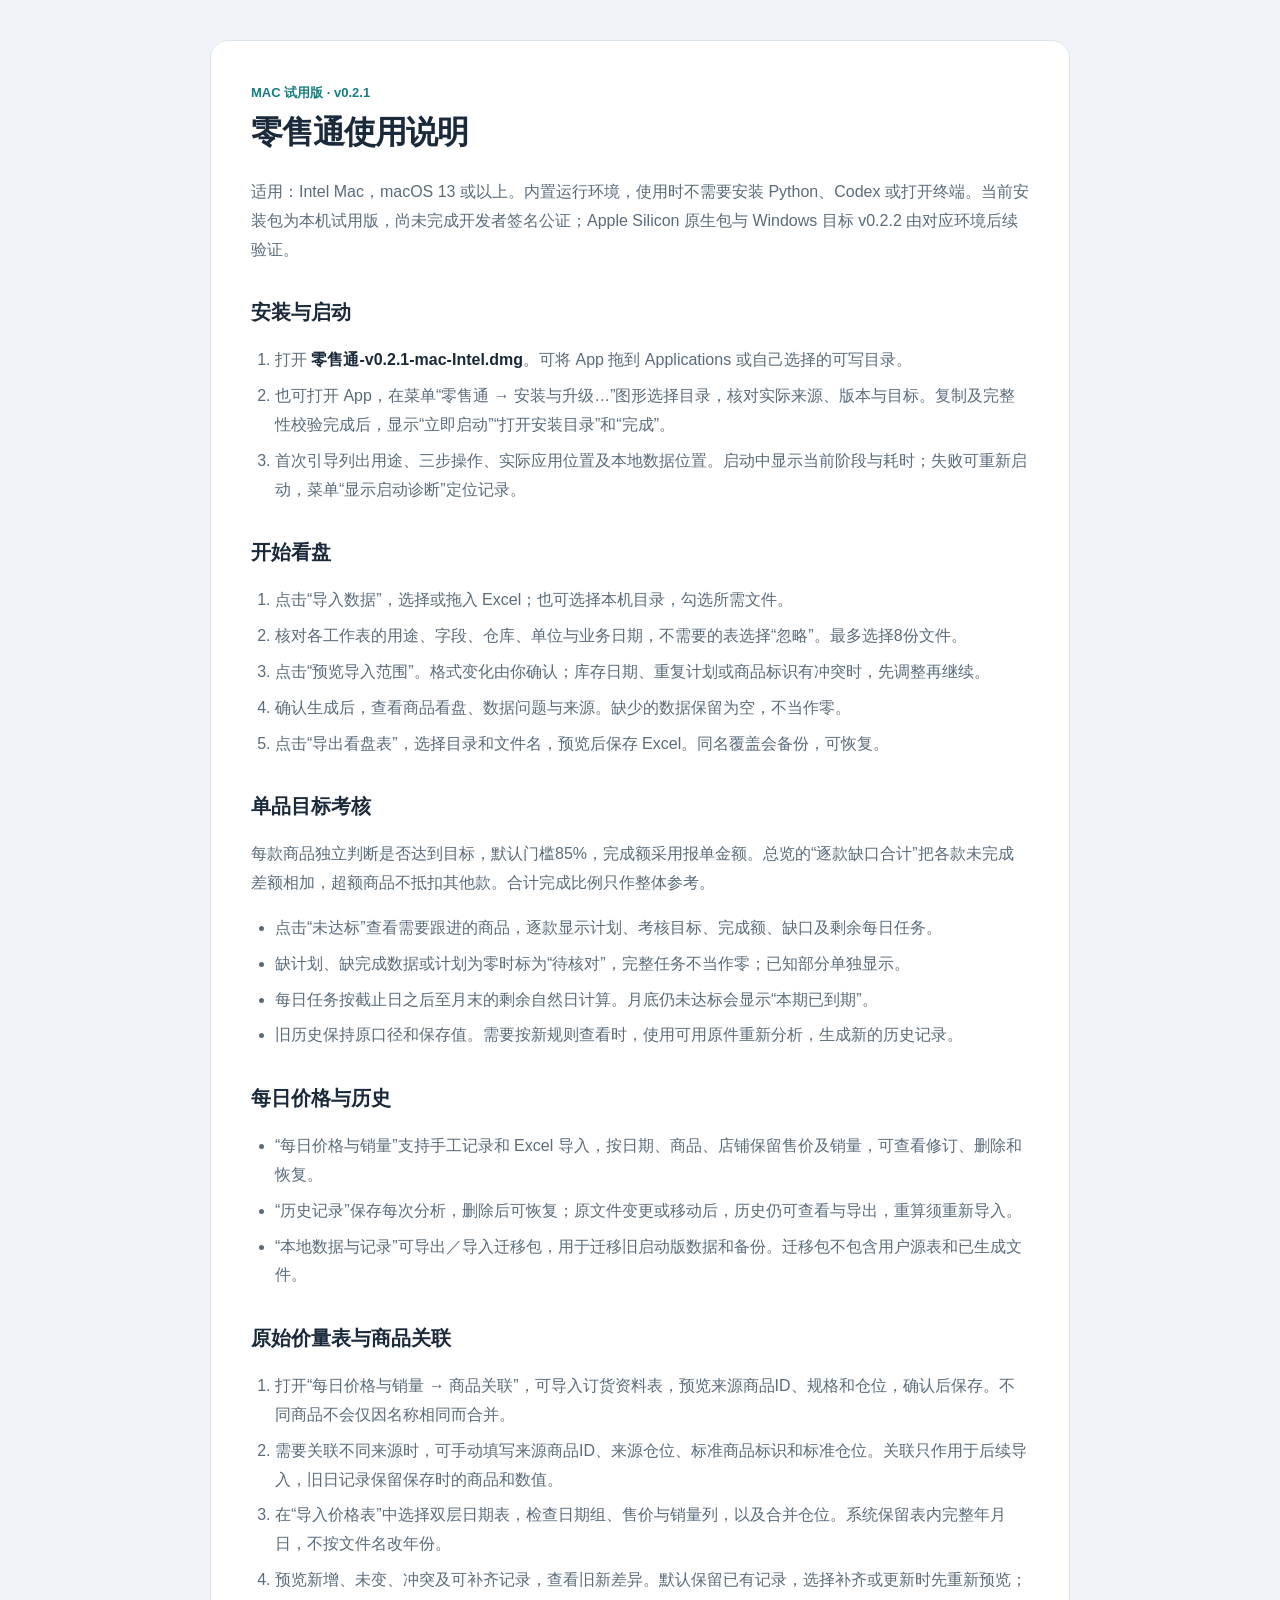
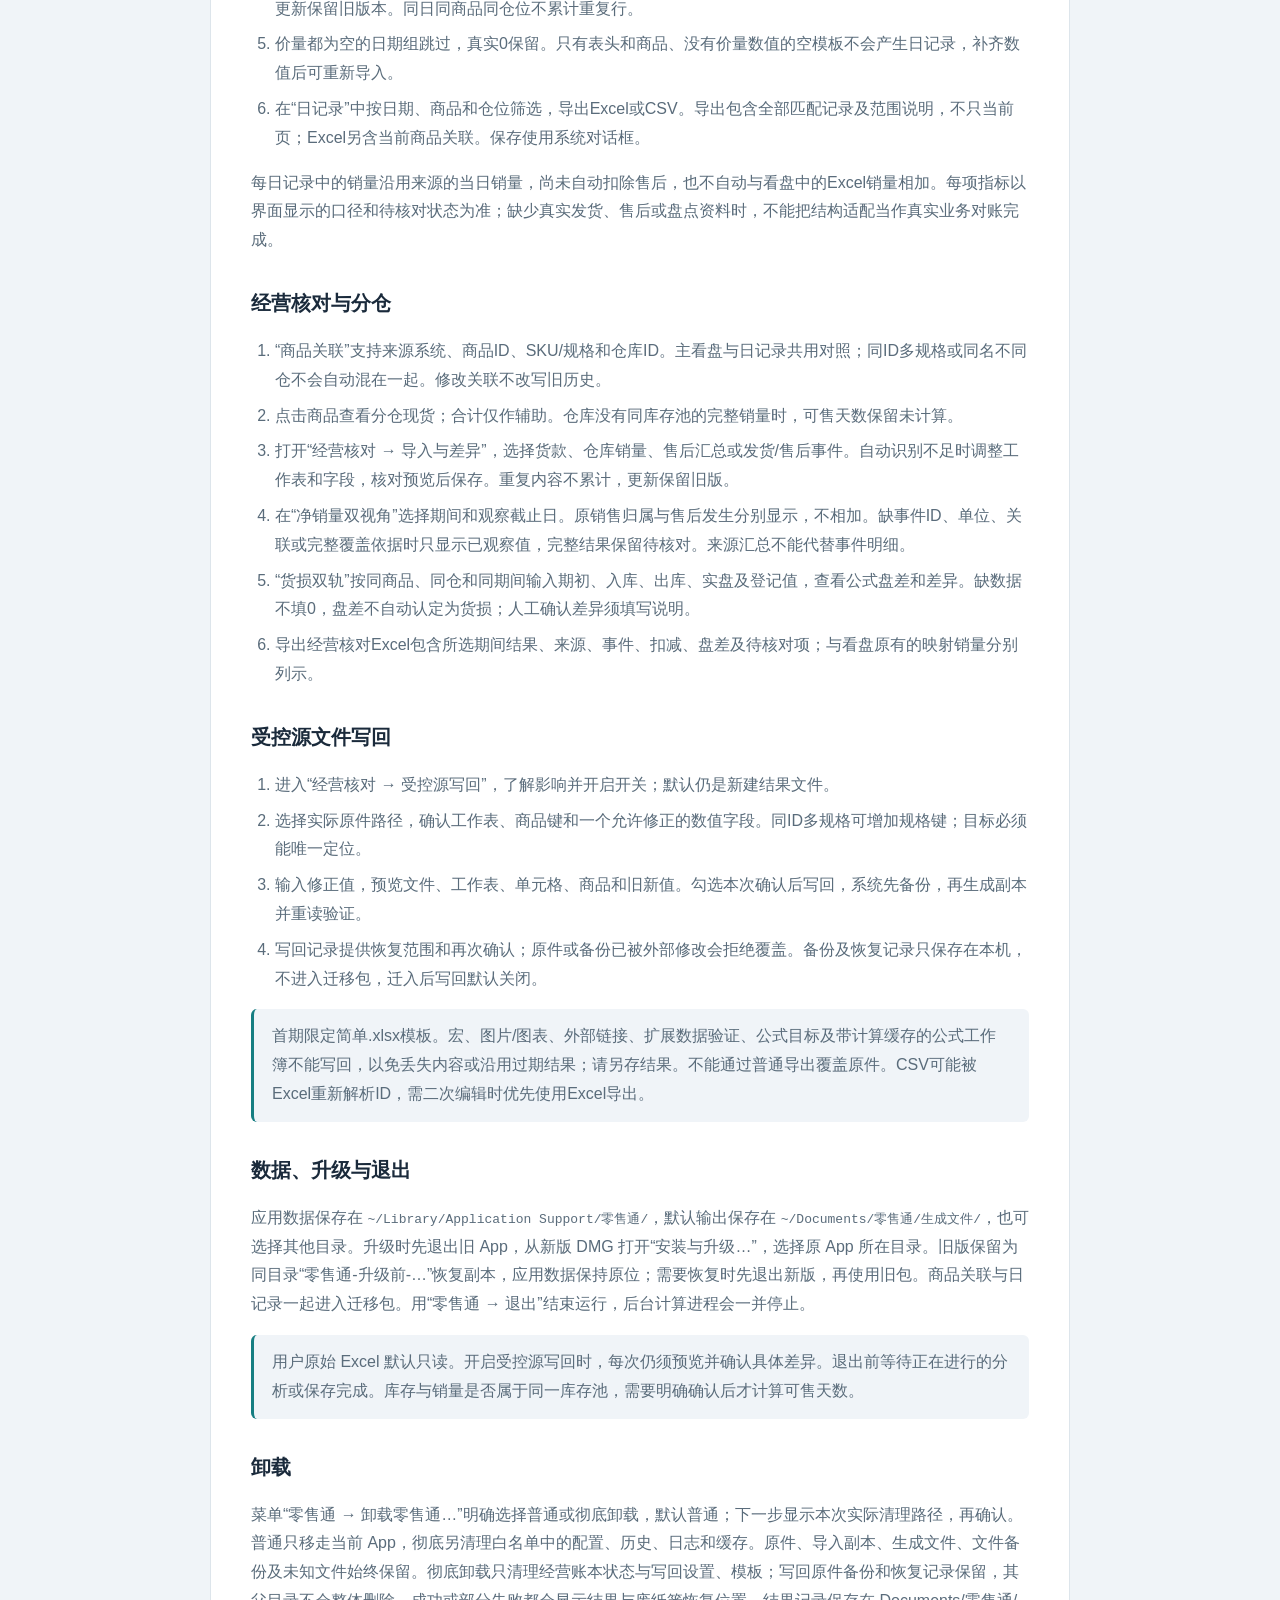
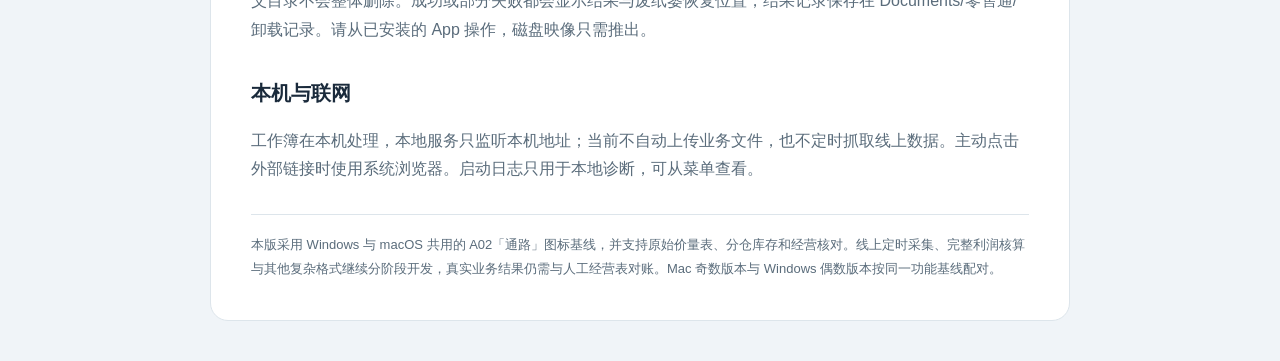
<file: desktop/使用说明.html>
<!doctype html><html lang="zh-CN"><meta charset="utf-8"><meta name="viewport" content="width=device-width,initial-scale=1"><title>零售通 v0.2.1 使用说明</title>
<style>:root{color-scheme:light dark;--bg:#f0f4f8;--paper:#fff;--ink:#1a2a3b;--muted:#5a6c7b;--line:#dde5eb;--accent:#167e82}@media(prefers-color-scheme:dark){:root{--bg:#111c26;--paper:#1b2835;--ink:#edf5f7;--muted:#b4c5d0;--line:#334553;--accent:#83d7d4}}*{box-sizing:border-box}body{margin:0;background:var(--bg);color:var(--ink);font:16px/1.8 -apple-system,BlinkMacSystemFont,'PingFang SC',sans-serif}main{max-width:860px;margin:40px auto;padding:40px;background:var(--paper);border:1px solid var(--line);border-radius:18px}h1{font-size:32px;letter-spacing:-1px;margin:0}h2{margin:30px 0 10px;font-size:20px}p,li{color:var(--muted)}.badge{color:var(--accent);font-size:13px;font-weight:600}ol,ul{padding-left:24px}li{margin:7px 0}strong{color:var(--ink)}code{font-size:13px;overflow-wrap:anywhere}.note{padding:13px 18px;border-left:3px solid var(--accent);background:var(--bg);border-radius:6px}footer{border-top:1px solid var(--line);margin-top:30px;padding-top:18px;font-size:13px;color:var(--muted)}@media(max-width:650px){main{margin:12px;padding:24px}h1{font-size:27px}}@media print{main{border:0;margin:0;padding:0}body{background:white}}</style>
<main><div class="badge">MAC 试用版 · v0.2.1</div><h1>零售通使用说明</h1><p>适用：Intel Mac，macOS 13 或以上。内置运行环境，使用时不需要安装 Python、Codex 或打开终端。当前安装包为本机试用版，尚未完成开发者签名公证；Apple Silicon 原生包与 Windows 目标 v0.2.2 由对应环境后续验证。</p>
<h2>安装与启动</h2><ol><li>打开 <strong>零售通-v0.2.1-mac-Intel.dmg</strong>。可将 App 拖到 Applications 或自己选择的可写目录。</li><li>也可打开 App，在菜单“零售通 → 安装与升级…”图形选择目录，核对实际来源、版本与目标。复制及完整性校验完成后，显示“立即启动”“打开安装目录”和“完成”。</li><li>首次引导列出用途、三步操作、实际应用位置及本地数据位置。启动中显示当前阶段与耗时；失败可重新启动，菜单“显示启动诊断”定位记录。</li></ol>
<h2>开始看盘</h2><ol><li>点击“导入数据”，选择或拖入 Excel；也可选择本机目录，勾选所需文件。</li><li>核对各工作表的用途、字段、仓库、单位与业务日期，不需要的表选择“忽略”。最多选择8份文件。</li><li>点击“预览导入范围”。格式变化由你确认；库存日期、重复计划或商品标识有冲突时，先调整再继续。</li><li>确认生成后，查看商品看盘、数据问题与来源。缺少的数据保留为空，不当作零。</li><li>点击“导出看盘表”，选择目录和文件名，预览后保存 Excel。同名覆盖会备份，可恢复。</li></ol>
<h2>单品目标考核</h2><p>每款商品独立判断是否达到目标，默认门槛85%，完成额采用报单金额。总览的“逐款缺口合计”把各款未完成差额相加，超额商品不抵扣其他款。合计完成比例只作整体参考。</p><ul><li>点击“未达标”查看需要跟进的商品，逐款显示计划、考核目标、完成额、缺口及剩余每日任务。</li><li>缺计划、缺完成数据或计划为零时标为“待核对”，完整任务不当作零；已知部分单独显示。</li><li>每日任务按截止日之后至月末的剩余自然日计算。月底仍未达标会显示“本期已到期”。</li><li>旧历史保持原口径和保存值。需要按新规则查看时，使用可用原件重新分析，生成新的历史记录。</li></ul><h2>每日价格与历史</h2><ul><li>“每日价格与销量”支持手工记录和 Excel 导入，按日期、商品、店铺保留售价及销量，可查看修订、删除和恢复。</li><li>“历史记录”保存每次分析，删除后可恢复；原文件变更或移动后，历史仍可查看与导出，重算须重新导入。</li><li>“本地数据与记录”可导出／导入迁移包，用于迁移旧启动版数据和备份。迁移包不包含用户源表和已生成文件。</li></ul>
<h2>原始价量表与商品关联</h2><ol><li>打开“每日价格与销量 → 商品关联”，可导入订货资料表，预览来源商品ID、规格和仓位，确认后保存。不同商品不会仅因名称相同而合并。</li><li>需要关联不同来源时，可手动填写来源商品ID、来源仓位、标准商品标识和标准仓位。关联只作用于后续导入，旧日记录保留保存时的商品和数值。</li><li>在“导入价格表”中选择双层日期表，检查日期组、售价与销量列，以及合并仓位。系统保留表内完整年月日，不按文件名改年份。</li><li>预览新增、未变、冲突及可补齐记录，查看旧新差异。默认保留已有记录，选择补齐或更新时先重新预览；更新保留旧版本。同日同商品同仓位不累计重复行。</li><li>价量都为空的日期组跳过，真实0保留。只有表头和商品、没有价量数值的空模板不会产生日记录，补齐数值后可重新导入。</li><li>在“日记录”中按日期、商品和仓位筛选，导出Excel或CSV。导出包含全部匹配记录及范围说明，不只当前页；Excel另含当前商品关联。保存使用系统对话框。</li></ol><p>每日记录中的销量沿用来源的当日销量，尚未自动扣除售后，也不自动与看盘中的Excel销量相加。每项指标以界面显示的口径和待核对状态为准；缺少真实发货、售后或盘点资料时，不能把结构适配当作真实业务对账完成。</p>
<h2>经营核对与分仓</h2><ol><li>“商品关联”支持来源系统、商品ID、SKU/规格和仓库ID。主看盘与日记录共用对照；同ID多规格或同名不同仓不会自动混在一起。修改关联不改写旧历史。</li><li>点击商品查看分仓现货；合计仅作辅助。仓库没有同库存池的完整销量时，可售天数保留未计算。</li><li>打开“经营核对 → 导入与差异”，选择货款、仓库销量、售后汇总或发货/售后事件。自动识别不足时调整工作表和字段，核对预览后保存。重复内容不累计，更新保留旧版。</li><li>在“净销量双视角”选择期间和观察截止日。原销售归属与售后发生分别显示，不相加。缺事件ID、单位、关联或完整覆盖依据时只显示已观察值，完整结果保留待核对。来源汇总不能代替事件明细。</li><li>“货损双轨”按同商品、同仓和同期间输入期初、入库、出库、实盘及登记值，查看公式盘差和差异。缺数据不填0，盘差不自动认定为货损；人工确认差异须填写说明。</li><li>导出经营核对Excel包含所选期间结果、来源、事件、扣减、盘差及待核对项；与看盘原有的映射销量分别列示。</li></ol>
<h2>受控源文件写回</h2><ol><li>进入“经营核对 → 受控源写回”，了解影响并开启开关；默认仍是新建结果文件。</li><li>选择实际原件路径，确认工作表、商品键和一个允许修正的数值字段。同ID多规格可增加规格键；目标必须能唯一定位。</li><li>输入修正值，预览文件、工作表、单元格、商品和旧新值。勾选本次确认后写回，系统先备份，再生成副本并重读验证。</li><li>写回记录提供恢复范围和再次确认；原件或备份已被外部修改会拒绝覆盖。备份及恢复记录只保存在本机，不进入迁移包，迁入后写回默认关闭。</li></ol><p class="note">首期限定简单.xlsx模板。宏、图片/图表、外部链接、扩展数据验证、公式目标及带计算缓存的公式工作簿不能写回，以免丢失内容或沿用过期结果；请另存结果。不能通过普通导出覆盖原件。CSV可能被Excel重新解析ID，需二次编辑时优先使用Excel导出。</p>
<h2>数据、升级与退出</h2><p>应用数据保存在 <code>~/Library/Application Support/零售通/</code>，默认输出保存在 <code>~/Documents/零售通/生成文件/</code>，也可选择其他目录。升级时先退出旧 App，从新版 DMG 打开“安装与升级…”，选择原 App 所在目录。旧版保留为同目录“零售通-升级前-…”恢复副本，应用数据保持原位；需要恢复时先退出新版，再使用旧包。商品关联与日记录一起进入迁移包。用“零售通 → 退出”结束运行，后台计算进程会一并停止。</p>
<p class="note">用户原始 Excel 默认只读。开启受控源写回时，每次仍须预览并确认具体差异。退出前等待正在进行的分析或保存完成。库存与销量是否属于同一库存池，需要明确确认后才计算可售天数。</p>
<h2>卸载</h2><p>菜单“零售通 → 卸载零售通…”明确选择普通或彻底卸载，默认普通；下一步显示本次实际清理路径，再确认。普通只移走当前 App，彻底另清理白名单中的配置、历史、日志和缓存。原件、导入副本、生成文件、文件备份及未知文件始终保留。彻底卸载只清理经营账本状态与写回设置、模板；写回原件备份和恢复记录保留，其父目录不会整体删除。成功或部分失败都会显示结果与废纸篓恢复位置，结果记录保存在 Documents/零售通/卸载记录。请从已安装的 App 操作，磁盘映像只需推出。</p><h2>本机与联网</h2><p>工作簿在本机处理，本地服务只监听本机地址；当前不自动上传业务文件，也不定时抓取线上数据。主动点击外部链接时使用系统浏览器。启动日志只用于本地诊断，可从菜单查看。</p>
<footer>本版采用 Windows 与 macOS 共用的 A02「通路」图标基线，并支持原始价量表、分仓库存和经营核对。线上定时采集、完整利润核算与其他复杂格式继续分阶段开发，真实业务结果仍需与人工经营表对账。Mac 奇数版本与 Windows 偶数版本按同一功能基线配对。</footer></main></html>
</file>
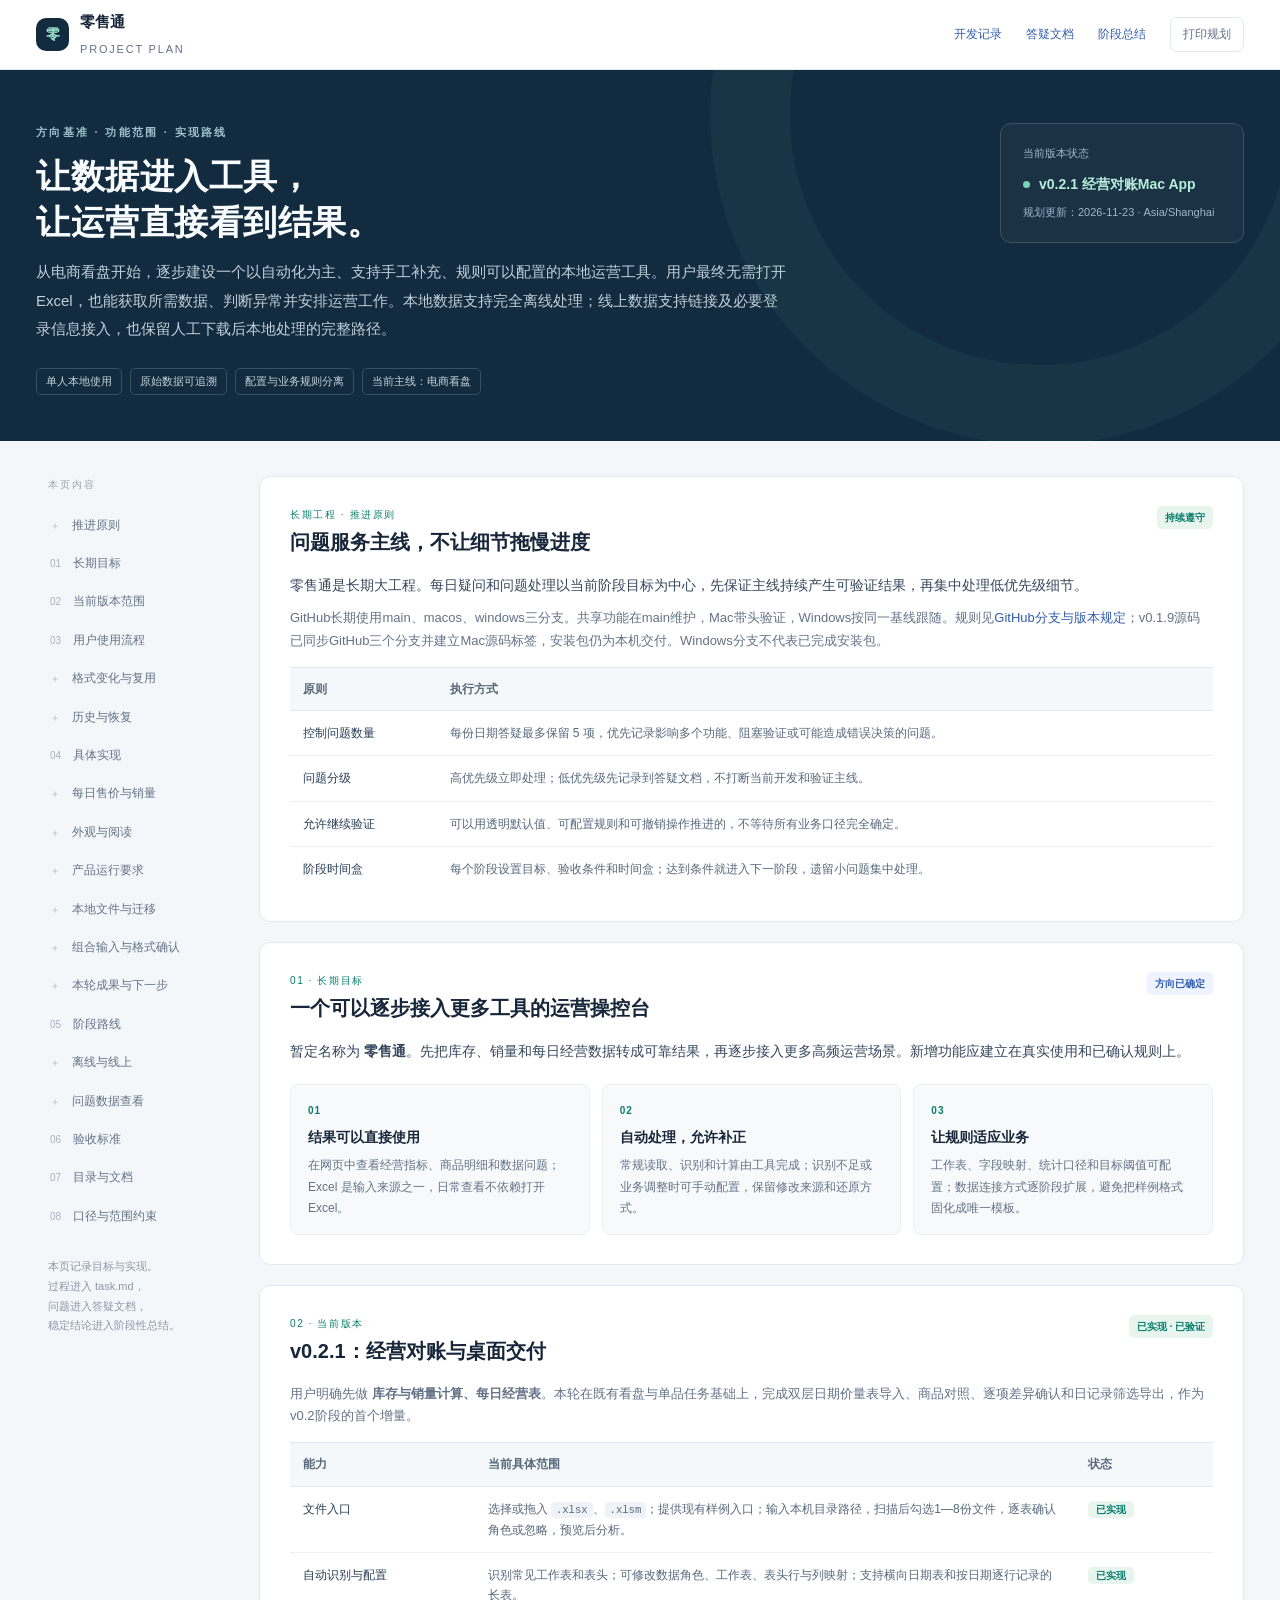
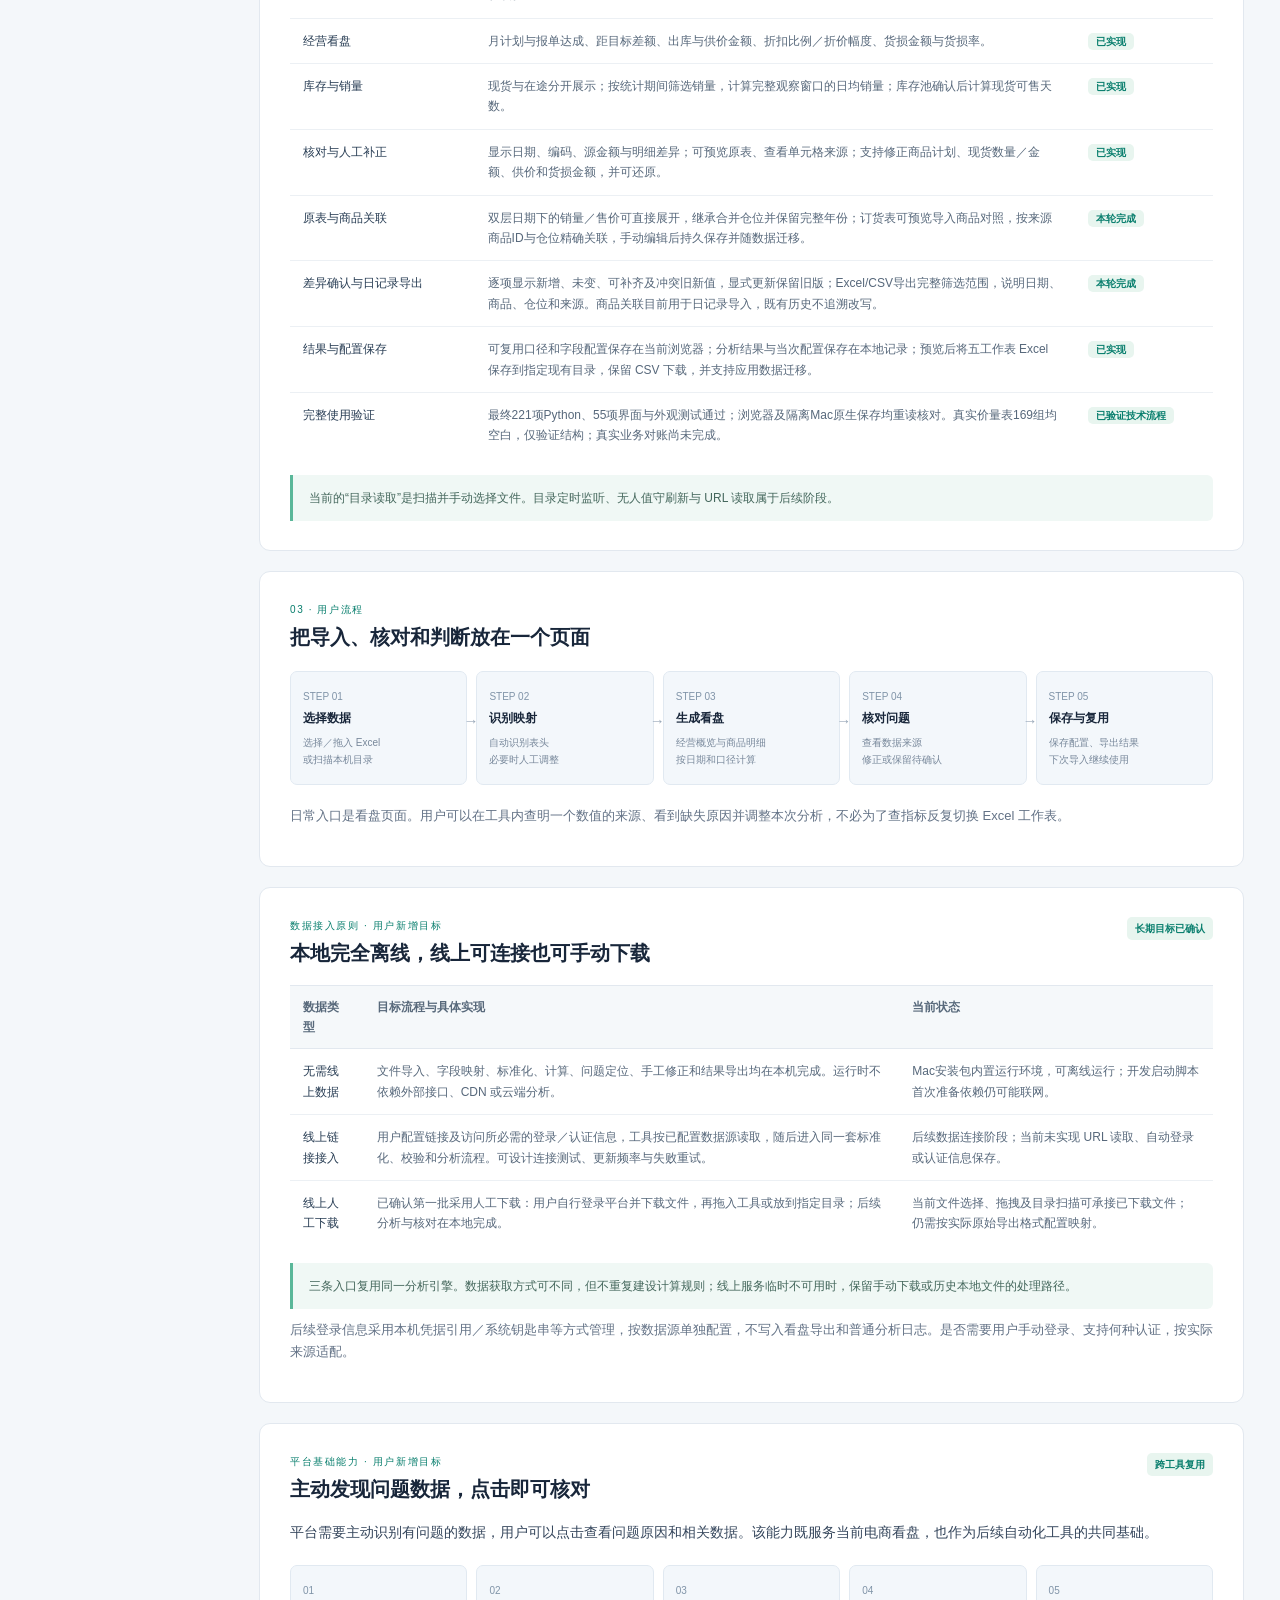
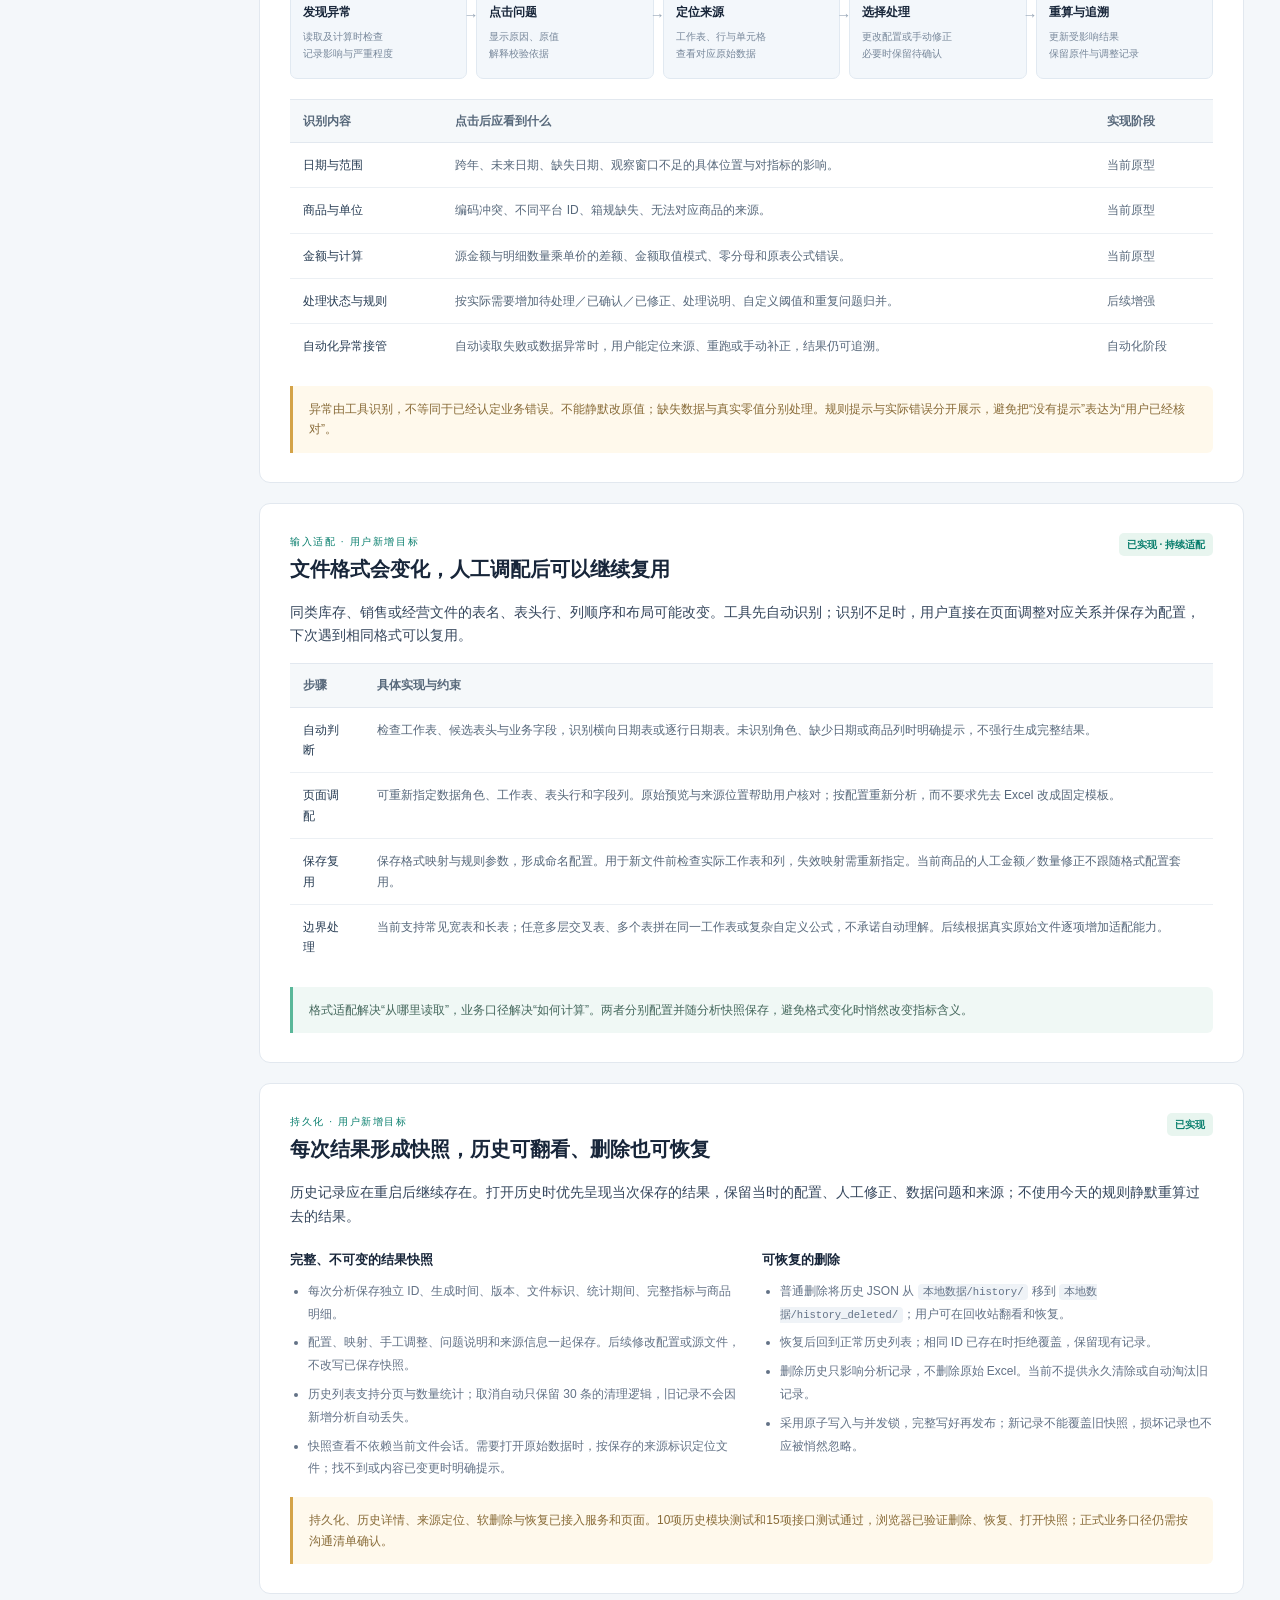
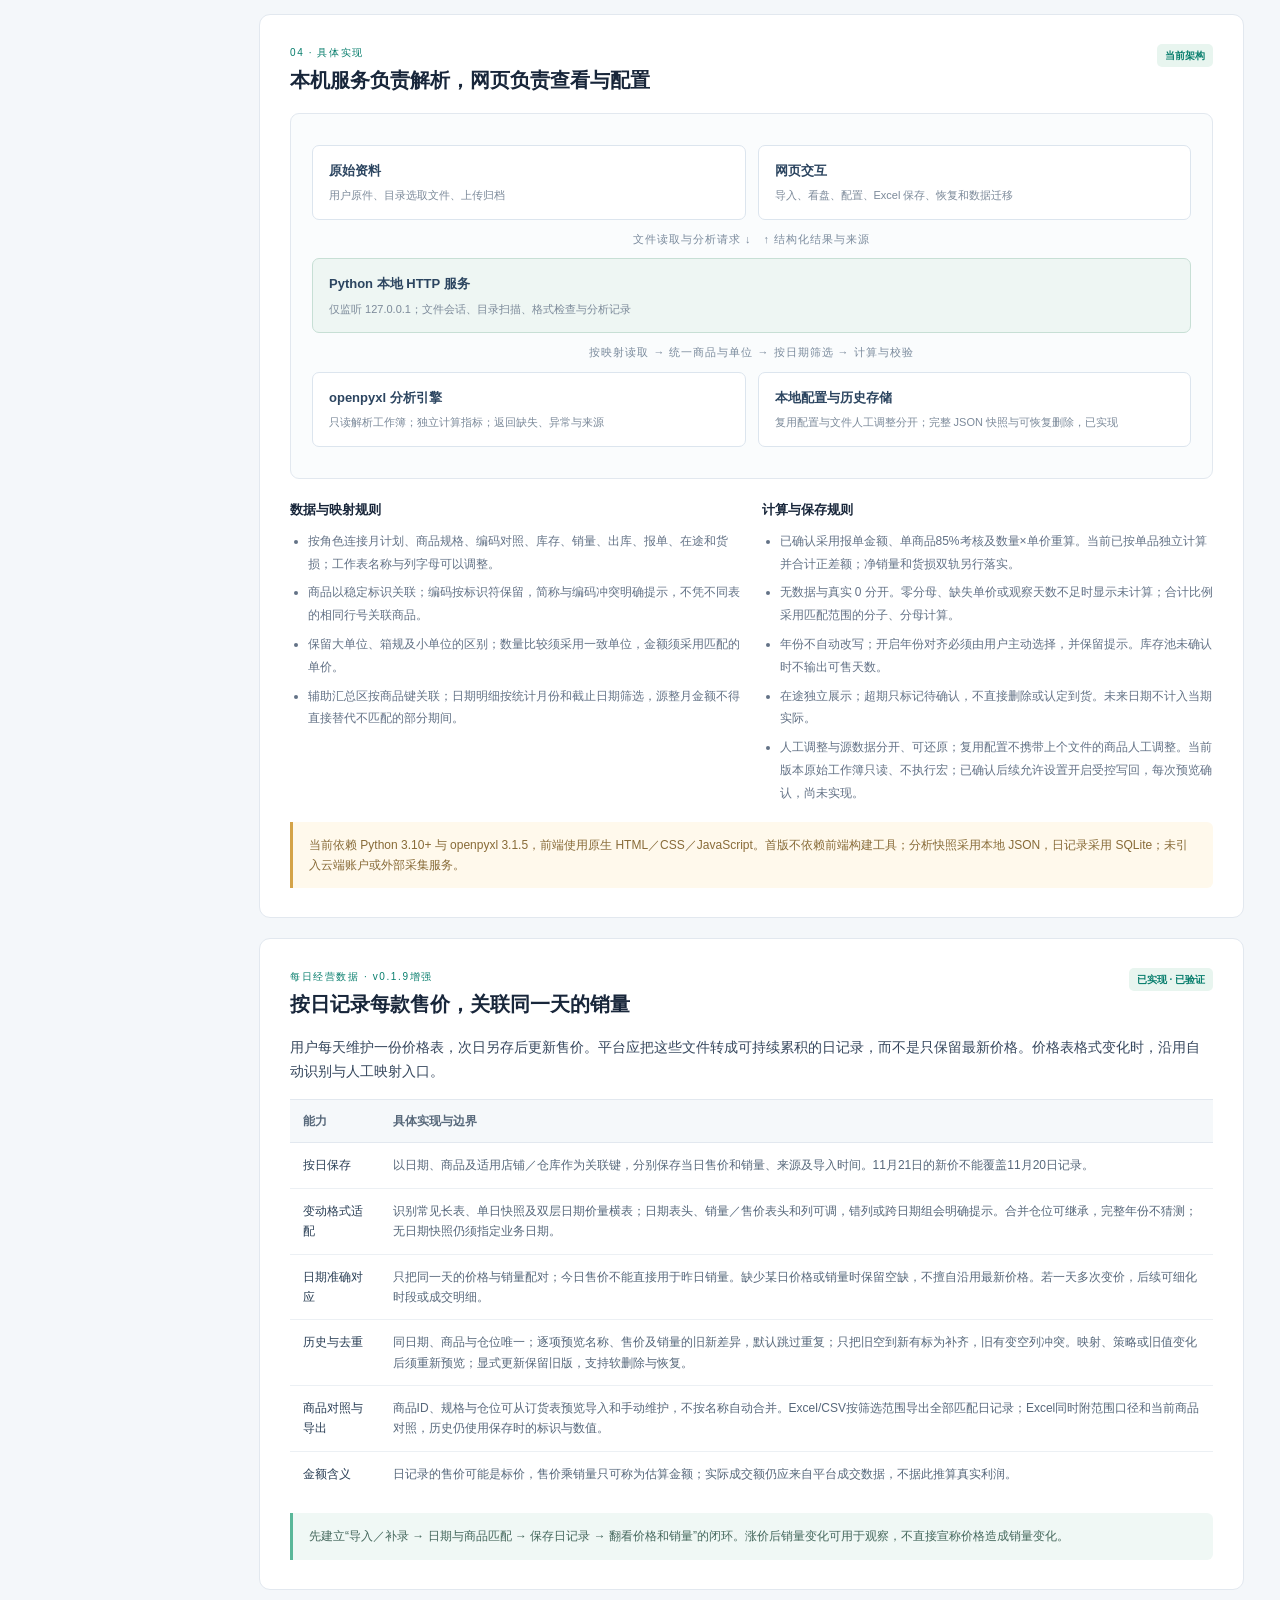
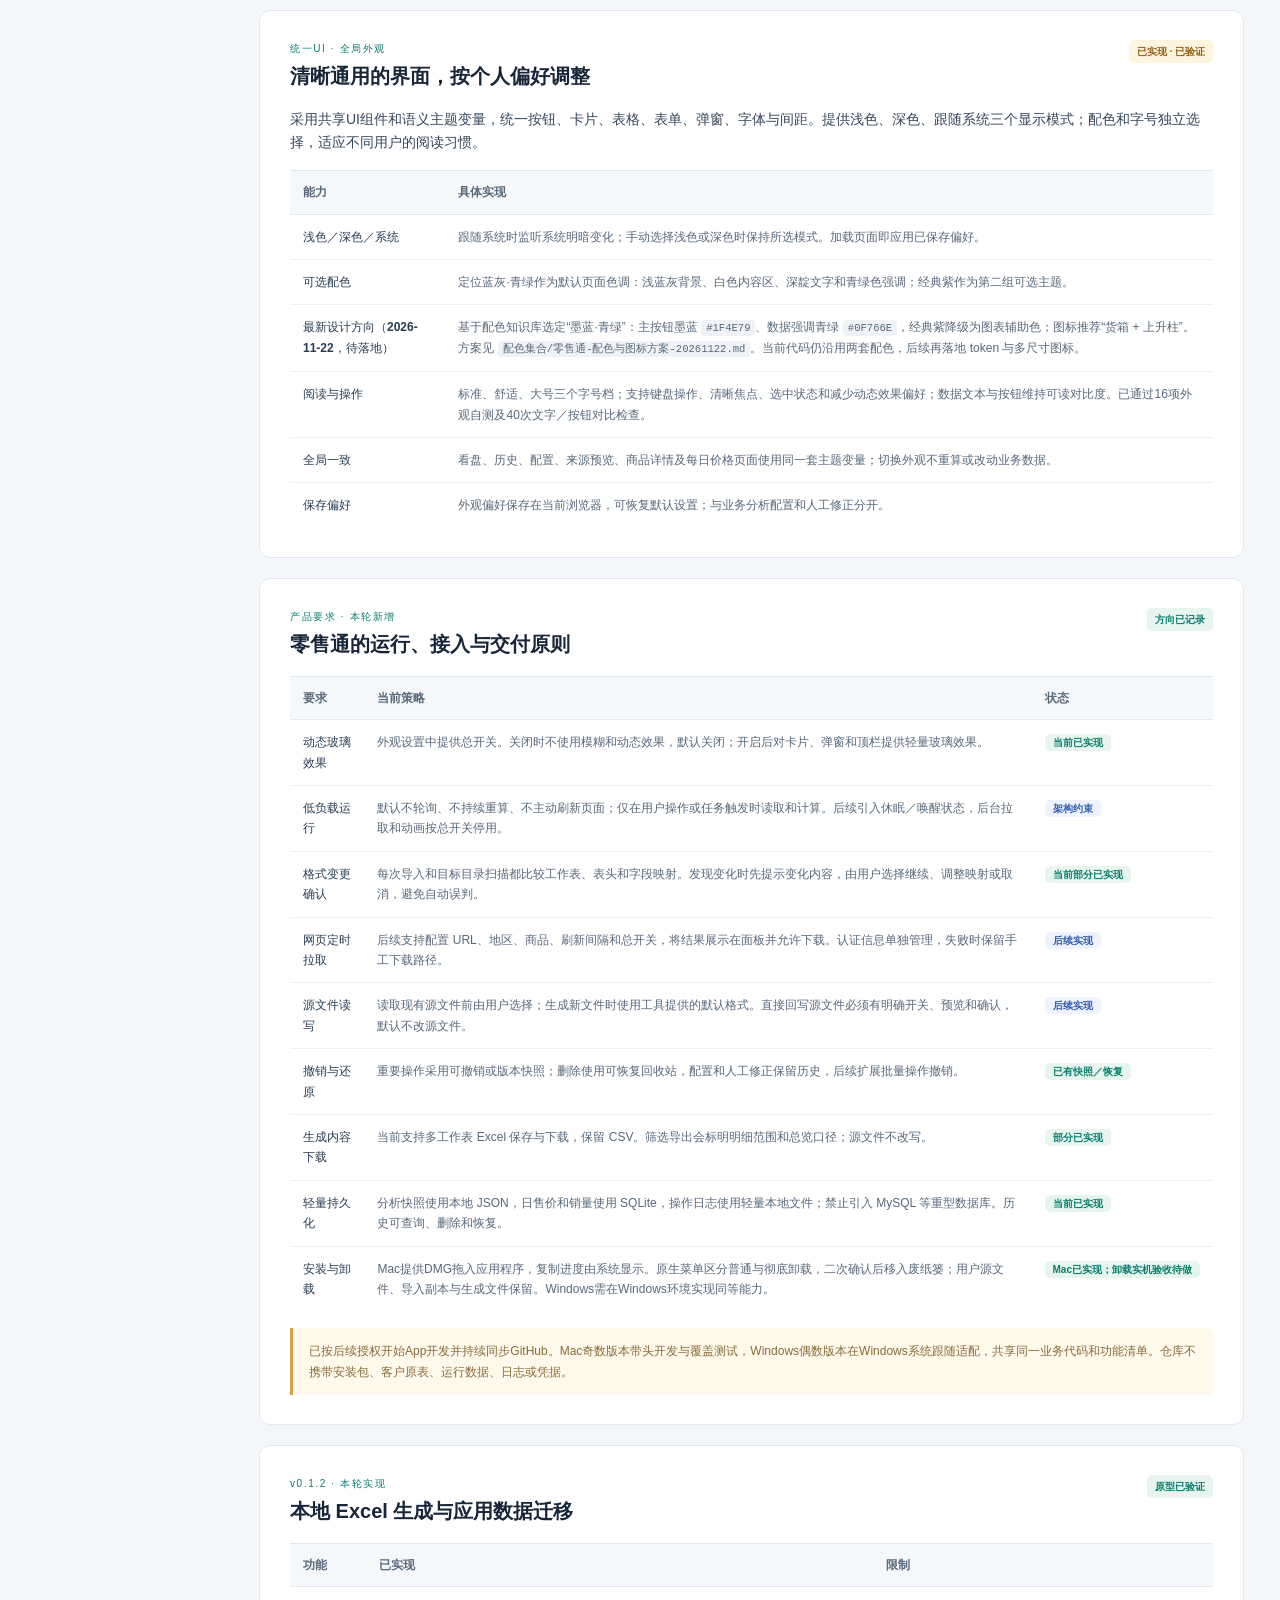
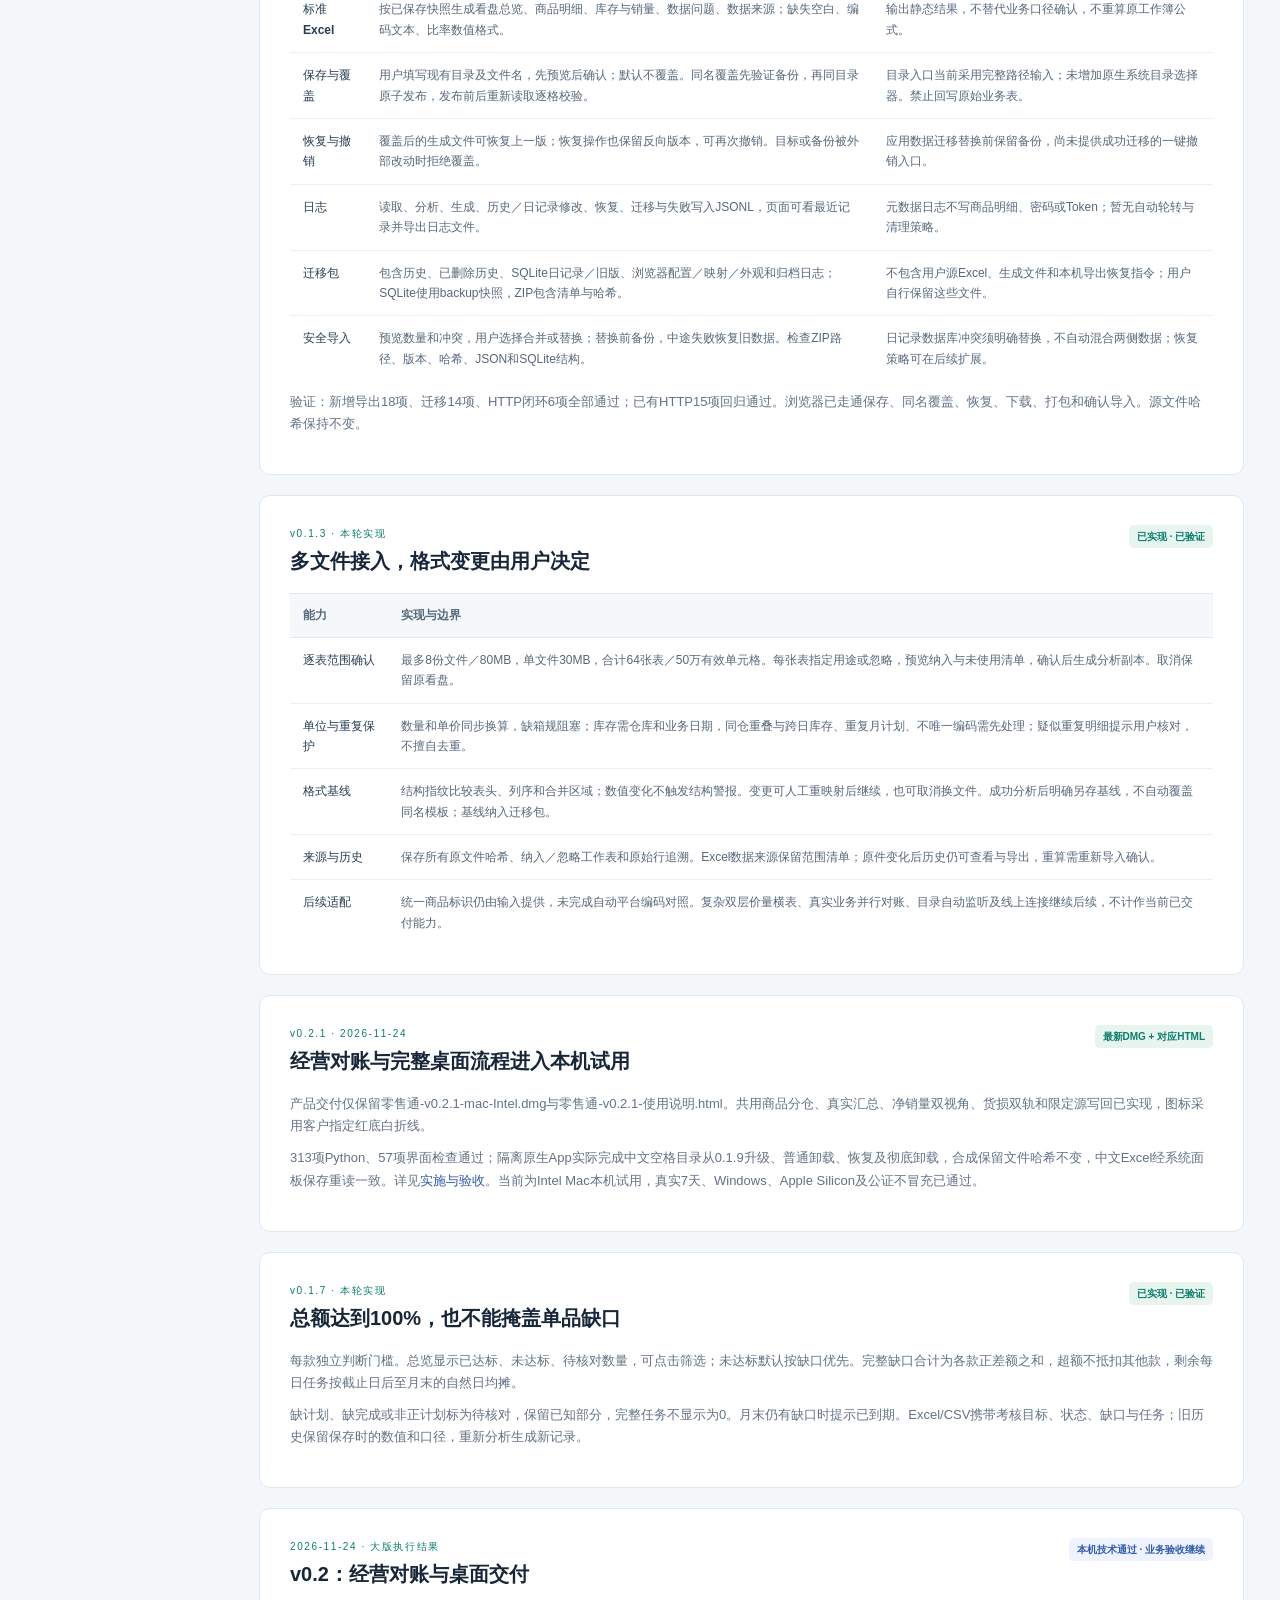
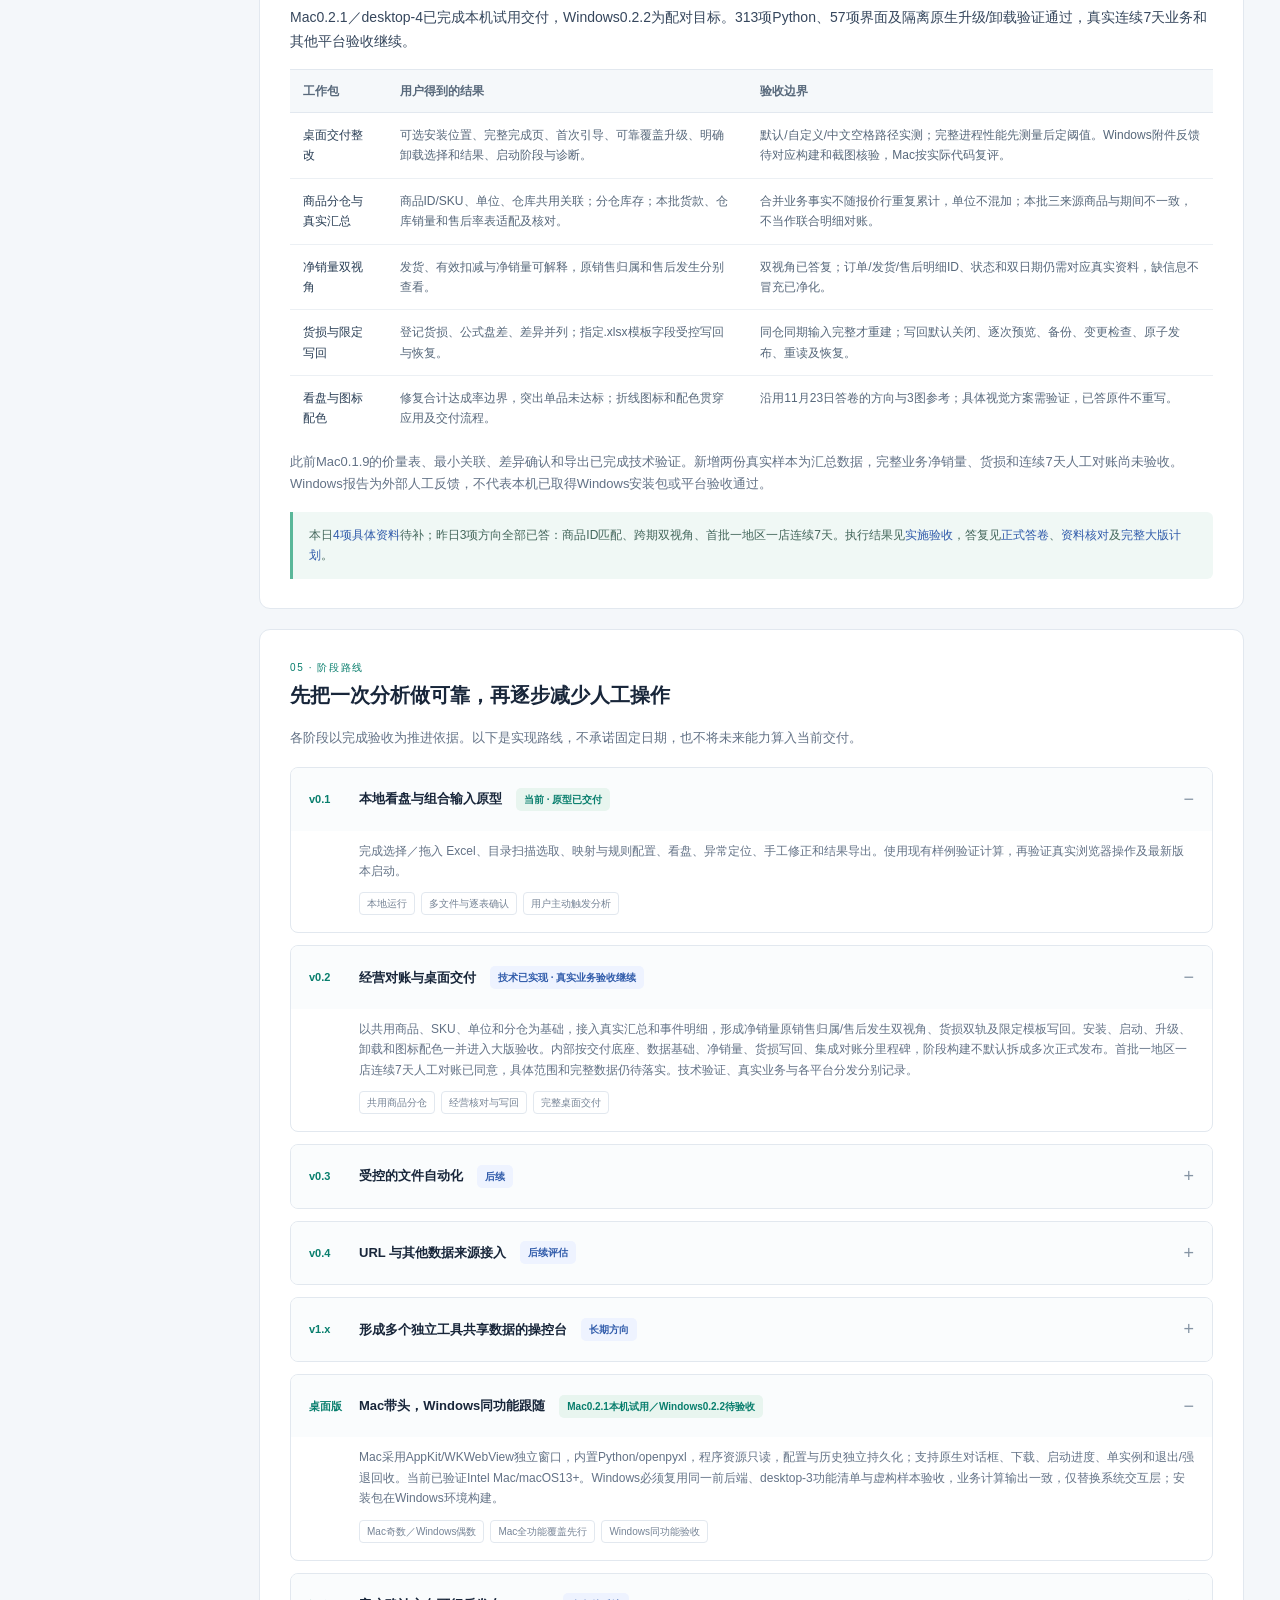
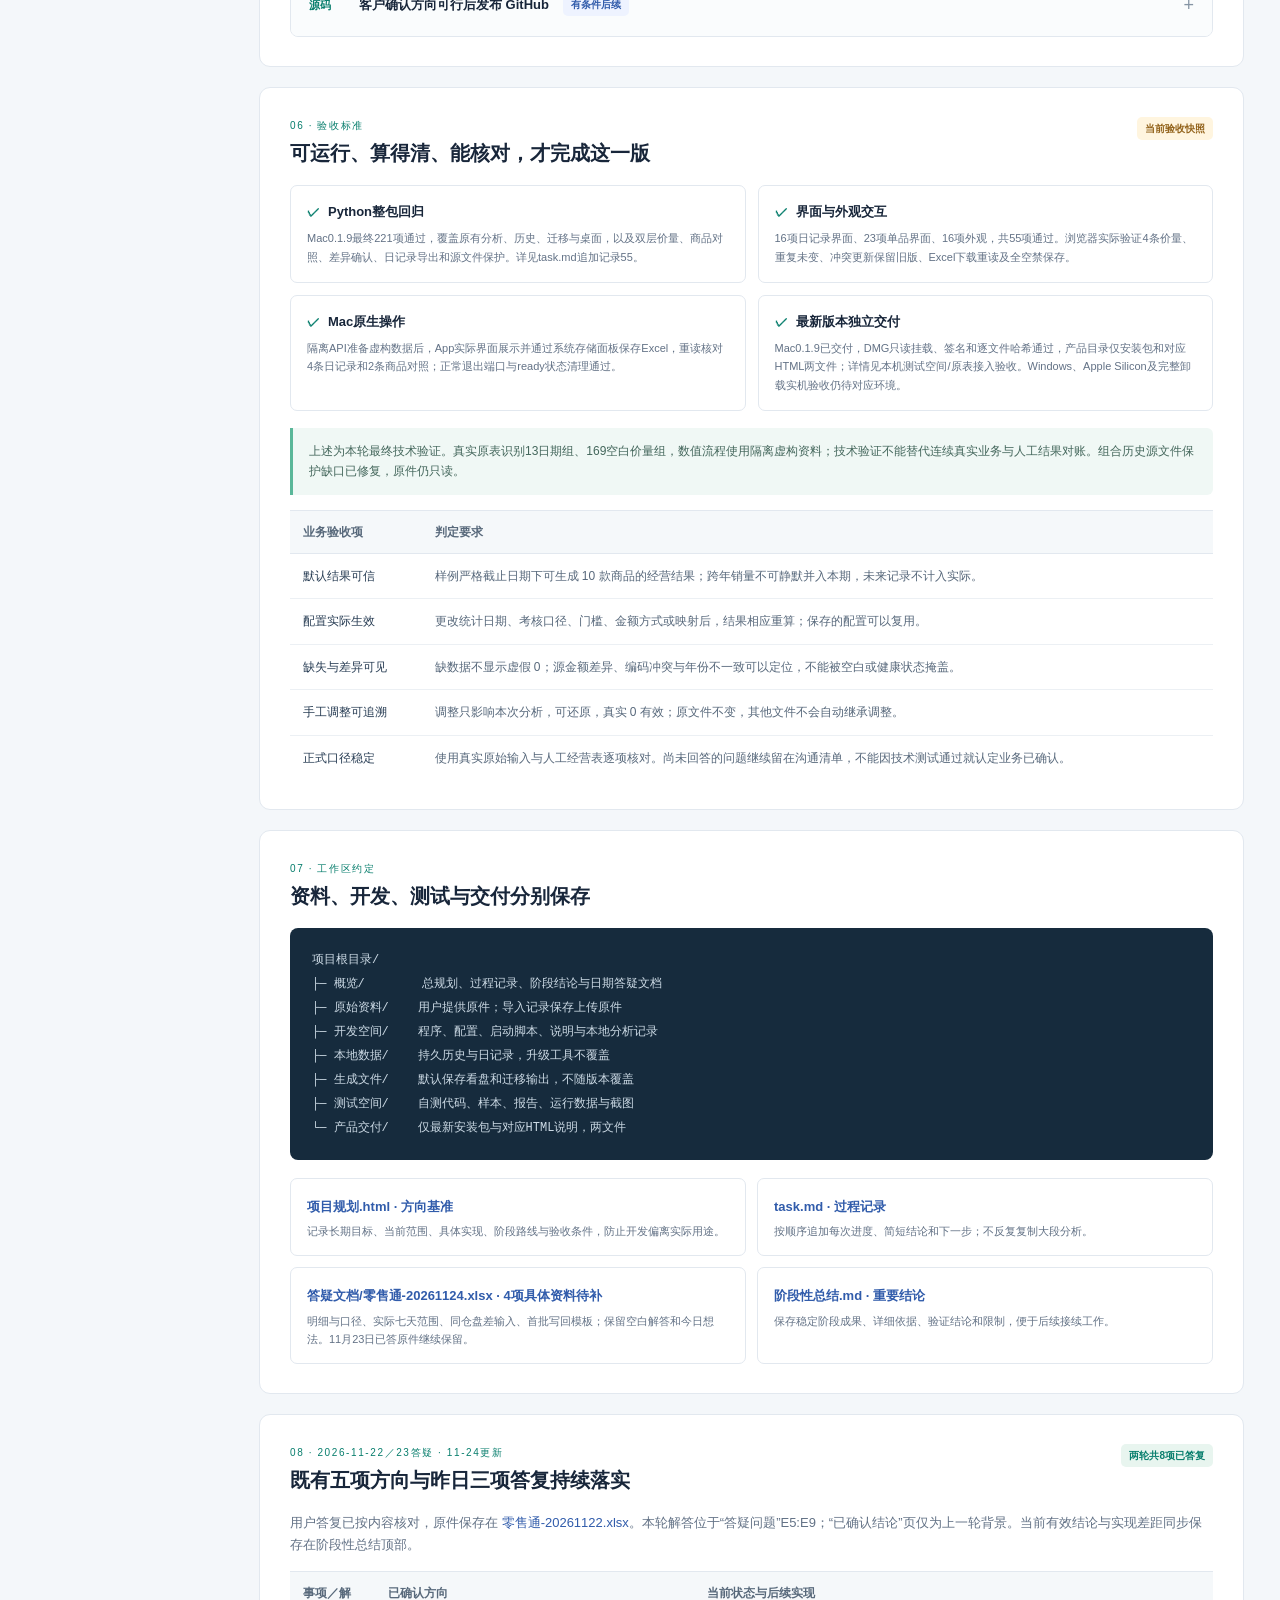
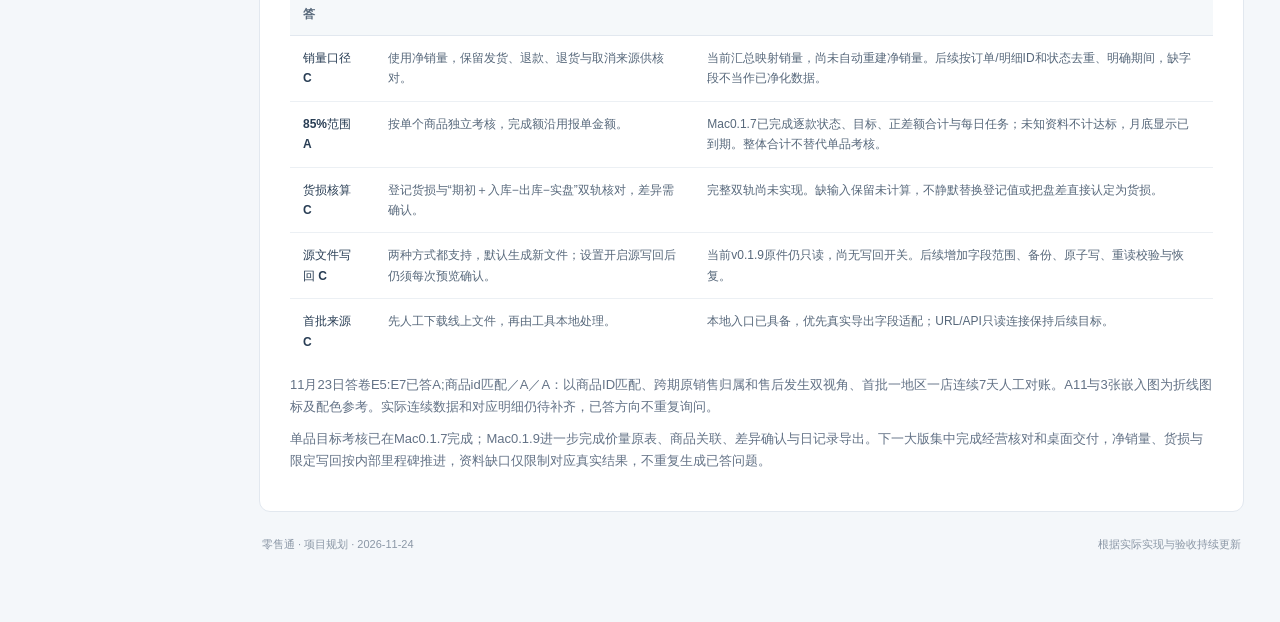
<file: docs/项目规划.html>
<!doctype html>
<html lang="zh-CN">
<head>
  <meta charset="utf-8">
  <meta name="viewport" content="width=device-width, initial-scale=1">
  <meta name="color-scheme" content="light">
  <title>零售通 · 项目规划</title>
  <style>
    :root{--ink:#18263a;--muted:#637286;--line:#e2e8ef;--bg:#f4f7fa;--paper:#fff;--green:#087e6d;--green-soft:#e8f5ef;--blue:#315cab;--blue-soft:#eef3ff;--amber:#92621a;--amber-soft:#fff5df;--navy:#122b3e}
    *{box-sizing:border-box}html{scroll-behavior:smooth;scroll-padding-top:92px}body{margin:0;color:var(--ink);background:var(--bg);font:15px/1.7 -apple-system,BlinkMacSystemFont,"PingFang SC","Microsoft YaHei",sans-serif}a{color:var(--blue);text-decoration:none}a:hover{text-decoration:underline}button{font:inherit}strong{font-weight:650}code{font-family:ui-monospace,SFMono-Regular,Consolas,monospace;font-size:.88em;background:#eff3f7;border-radius:4px;padding:2px 5px;overflow-wrap:anywhere}.topbar{height:70px;position:sticky;top:0;z-index:10;background:rgba(255,255,255,.96);border-bottom:1px solid var(--line)}.top-inner{max-width:1360px;height:100%;margin:auto;padding:0 36px;display:flex;align-items:center;justify-content:space-between;gap:20px}.brand{display:flex;align-items:center;gap:11px;color:var(--ink)}.mark{width:33px;height:33px;border-radius:10px;display:grid;place-items:center;background:var(--navy);color:#9ee6ce;font-size:14px;font-weight:750;letter-spacing:-1px}.brand-title{font-size:15px;font-weight:650}.brand-sub{font-size:11px;color:var(--muted);letter-spacing:1.8px}.top-links{display:flex;align-items:center;gap:24px;font-size:12px}.print-btn{border:1px solid var(--line);border-radius:7px;background:white;color:var(--muted);padding:6px 12px;cursor:pointer}.hero{background:var(--navy);color:#f9fcff;position:relative;overflow:hidden}.hero:after{content:"";position:absolute;width:500px;height:500px;right:-90px;top:-285px;border:80px solid rgba(103,199,170,.065);border-radius:50%;pointer-events:none}.hero-inner{max-width:1360px;margin:auto;padding:53px 36px 46px;display:flex;align-items:flex-start;justify-content:space-between;gap:40px;position:relative;z-index:1}.eyebrow{font-size:11px;font-weight:600;letter-spacing:2.3px;text-transform:uppercase;color:#9cc1cc}.hero h1{margin:12px 0 13px;font-size:34px;line-height:1.35;letter-spacing:.5px;font-weight:650}.hero .lead{max-width:750px;color:#c0d0dd;font-size:15px;line-height:1.9;margin:0}.hero-meta{margin-top:24px;display:flex;flex-wrap:wrap;gap:8px}.hero-chip{font-size:11px;border:1px solid #365063;border-radius:5px;padding:3px 9px;color:#c3d5df}.status-card{min-width:244px;padding:20px 22px;border:1px solid #3b5361;border-radius:11px;background:rgba(255,255,255,.035)}.status-card .label{color:#9fb8c8;font-size:11px}.status-card .status{display:flex;gap:9px;align-items:center;margin:10px 0 7px;font-size:14px;font-weight:600;color:#b8eedb}.dot{height:7px;width:7px;background:#79d5b1;border-radius:50%;flex:none}.status-card .date{font-size:11px;color:#9fb8c8}.layout{max-width:1360px;margin:0 auto;padding:35px 36px 70px;display:grid;grid-template-columns:190px minmax(0,1fr);gap:33px}.toc{align-self:start;position:sticky;top:103px}.toc .label{font-size:10px;letter-spacing:2px;color:#97a1af;margin:0 0 13px 12px}.toc a{display:flex;gap:12px;color:var(--muted);font-size:12px;padding:9px 12px;border-left:2px solid transparent}.toc a:hover{background:white;color:var(--green);border-left-color:var(--green);text-decoration:none}.toc .num{color:#a7b1bd;font-size:10px;padding-top:2px}.toc-note{font-size:11px;color:#8b96a5;margin:22px 12px;line-height:1.8}.content{min-width:0}.section{padding:29px 30px;margin-bottom:20px;background:var(--paper);border:1px solid var(--line);border-radius:11px;scroll-margin-top:93px}.section-head{display:flex;align-items:flex-start;justify-content:space-between;gap:15px;margin-bottom:18px}.section h2{font-size:20px;margin:0;font-weight:650;line-height:1.4}.section-kicker{font-size:10px;color:var(--green);letter-spacing:1.6px;margin-bottom:5px}.section p{margin:10px 0;color:var(--muted);font-size:13px}.section p.intro{font-size:14px;color:#35465c}.pill{white-space:nowrap;padding:3px 8px;border-radius:5px;font-size:10px;background:var(--green-soft);color:var(--green);font-weight:600}.pill.future{color:var(--blue);background:var(--blue-soft)}.pill.pending{color:var(--amber);background:var(--amber-soft)}.principles{display:grid;grid-template-columns:repeat(3,1fr);gap:12px;margin-top:21px}.mini-card{padding:17px 17px 14px;background:#f7f9fb;border-radius:8px;border:1px solid #ebeff3}.mini-card .index{font-size:10px;color:var(--green);font-weight:600;letter-spacing:1px}.mini-card h3{font-size:14px;margin:7px 0 5px}.mini-card p{font-size:12px;line-height:1.8;margin:0}.table-wrap{overflow:auto;margin-top:15px}table{width:100%;border-collapse:collapse;font-size:12px;text-align:left}th{font-weight:600;color:#58697b;background:#f5f8fa;border-top:1px solid var(--line);border-bottom:1px solid var(--line);padding:11px 13px;vertical-align:top}td{padding:12px 13px;border-bottom:1px solid #ecf0f4;vertical-align:top;color:#57687b}td:first-child{color:#283d54;font-weight:550}tr:last-child td{border-bottom:none}.callout{padding:13px 16px;margin:17px 0 0;border-left:3px solid #5ab799;background:#f0f8f5;border-radius:0 6px 6px 0;font-size:12px;color:#44675c}.callout.amber{background:#fff9ec;border-left-color:#d4a348;color:#886b38}.flow{display:grid;grid-template-columns:repeat(5,1fr);gap:9px;margin:20px 0}.flow-step{min-width:0;padding:16px 12px;background:#f3f7fb;border:1px solid #e1e9f1;border-radius:7px;position:relative}.flow-step:after{content:"→";position:absolute;right:-12px;top:36px;color:#9aa9b9;z-index:1;font-size:15px}.flow-step:last-child:after{display:none}.flow-step .step-no{font-size:10px;color:#8094a8}.flow-step strong{display:block;font-size:12px;margin:3px 0 5px}.flow-step span{display:block;font-size:10px;line-height:1.7;color:#78889b}.architecture{border:1px solid var(--line);border-radius:9px;padding:21px;background:#fafcfd;margin-top:19px}.arch-row{display:flex;gap:12px;align-items:stretch;margin:10px 0}.arch-box{flex:1;background:white;padding:14px 16px;border:1px solid #dce5ee;border-radius:7px;font-size:12px}.arch-box strong{display:block;color:#2c4560;font-size:13px}.arch-box span{display:block;color:#7c8a9a;font-size:11px;margin-top:4px}.arch-box.main{background:#eef6f3;border-color:#c7dfd5}.arch-connect{text-align:center;font-size:11px;letter-spacing:1px;color:#7b8b9d;margin:5px 0}.details-grid{display:grid;grid-template-columns:1fr 1fr;gap:20px;margin-top:20px}.details-grid h3{font-size:13px;margin:0 0 9px}.clean-list{margin:0;padding-left:18px;color:var(--muted);font-size:12px;line-height:1.9}.clean-list li+li{margin-top:6px}.roadmap{display:grid;gap:12px;margin-top:18px}.phase{border:1px solid var(--line);border-radius:8px;overflow:hidden}.phase summary{list-style:none;cursor:pointer;padding:16px 18px;display:flex;align-items:center;gap:14px;background:#fafcfd}.phase summary::-webkit-details-marker{display:none}.phase summary:after{content:"+";margin-left:auto;color:#8594a4;font-size:18px;font-weight:400}.phase[open] summary:after{content:"−"}.phase .phase-no{font-size:11px;font-weight:650;color:var(--green);min-width:36px}.phase .phase-title{font-size:13px;font-weight:600}.phase-body{padding:0 18px 17px 68px}.phase-body p{margin-top:10px;font-size:12px}.phase .scope{display:flex;gap:6px;flex-wrap:wrap;margin-top:11px}.phase .scope span{font-size:10px;border:1px solid var(--line);border-radius:4px;padding:2px 7px;color:#768496}.checklist{display:grid;grid-template-columns:1fr 1fr;gap:12px;margin-top:18px}.check-item{padding:15px 16px;border:1px solid var(--line);border-radius:7px}.check-item strong{font-size:13px;display:flex;align-items:center;gap:8px}.check-item p{font-size:11px;margin:6px 0 0}.check-icon{color:var(--green);font-size:13px}.check-icon.pending{color:var(--amber)}.directory{background:#162b3d;color:#ccdae5;padding:20px 22px;border-radius:8px;white-space:pre-wrap;font:12px/2 ui-monospace,SFMono-Regular,Consolas,monospace;overflow:auto;margin:18px 0}.doc-cards{display:grid;grid-template-columns:1fr 1fr;gap:11px;margin-top:17px}.doc-card{padding:14px 16px;border:1px solid var(--line);border-radius:7px}.doc-card a{font-size:13px;font-weight:600}.doc-card p{font-size:11px;margin:4px 0 0}.footer{font-size:11px;color:#8b97a6;padding:3px 3px 0;display:flex;justify-content:space-between;gap:20px}.state-legend{font-size:11px;color:#8693a2}.state-legend span+span{margin-left:12px}a:focus-visible,button:focus-visible,summary:focus-visible{outline:2px solid var(--green);outline-offset:4px}
    @media(max-width:1050px){.layout{grid-template-columns:150px minmax(0,1fr);gap:20px;padding-left:22px;padding-right:22px}.hero-inner,.top-inner{padding-left:22px;padding-right:22px}.section{padding:24px}.flow{grid-template-columns:1fr 1fr}.flow-step:after{display:none}.hero h1{font-size:29px}.status-card{min-width:215px}.principles{grid-template-columns:1fr}.mini-card{display:grid;grid-template-columns:30px 140px 1fr;gap:8px;align-items:start}.mini-card h3{margin:0}.details-grid{grid-template-columns:1fr}}
    @media(max-width:740px){.topbar{height:auto;min-height:66px}.top-inner{padding:12px 18px}.top-links{gap:13px;font-size:11px}.top-links a:first-child,.print-btn{display:none}.hero-inner{display:block;padding:34px 20px}.hero h1{font-size:28px}.hero .lead{font-size:13px}.status-card{margin-top:24px;max-width:370px;padding:15px 18px}.layout{display:block;padding:20px 14px 35px}.toc{display:none}.section{padding:22px 18px;margin-bottom:14px;border-radius:8px}.section h2{font-size:18px}.principles,.checklist,.doc-cards{grid-template-columns:1fr}.mini-card{display:block}.mini-card h3{margin:6px 0}.arch-row{display:block}.arch-box+.arch-box{margin-top:8px}.flow{grid-template-columns:1fr 1fr}.phase-body{padding-left:18px}.section-head{gap:9px}.footer{display:block}.directory{font-size:10px;padding:15px}.state-legend{font-size:10px}}
    @media print{body{background:white;font-size:11px}.topbar,.toc,.print-btn{display:none}.hero{background:#122b3e!important;print-color-adjust:exact;-webkit-print-color-adjust:exact}.hero-inner{padding:25px}.hero h1{font-size:25px}.layout{display:block;padding:20px 0}.section{break-inside:avoid;box-shadow:none;margin-bottom:15px;padding:20px;border:1px solid #ddd}.phase-body{display:block}.hero:after{display:none}a{color:inherit}.footer{padding-bottom:15px}}
  </style>
</head>
<body>
  <header class="topbar">
    <div class="top-inner">
      <a class="brand" href="#top"><span class="mark" aria-hidden="true">零</span><span><span class="brand-title">零售通</span><br><span class="brand-sub">PROJECT PLAN</span></span></a>
      <nav class="top-links" aria-label="项目文档"><a href="task.md">开发记录</a><a href="答疑文档/零售通-20261124.xlsx">答疑文档</a><a href="阶段性总结.md">阶段总结</a><button class="print-btn" type="button" onclick="window.print()">打印规划</button></nav>
    </div>
  </header>

  <div class="hero" id="top">
    <div class="hero-inner">
      <div>
        <div class="eyebrow">方向基准 · 功能范围 · 实现路线</div>
        <h1>让数据进入工具，<br>让运营直接看到结果。</h1>
        <p class="lead">从电商看盘开始，逐步建设一个以自动化为主、支持手工补充、规则可以配置的本地运营工具。用户最终无需打开 Excel，也能获取所需数据、判断异常并安排运营工作。本地数据支持完全离线处理；线上数据支持链接及必要登录信息接入，也保留人工下载后本地处理的完整路径。</p>
        <div class="hero-meta"><span class="hero-chip">单人本地使用</span><span class="hero-chip">原始数据可追溯</span><span class="hero-chip">配置与业务规则分离</span><span class="hero-chip">当前主线：电商看盘</span></div>
      </div>
      <aside class="status-card" aria-label="版本状态">
        <div class="label">当前版本状态</div>
        <div class="status"><span class="dot" aria-hidden="true"></span><span id="release-status">v0.2.1 经营对账Mac App</span></div>
        <div class="date">规划更新：2026-11-23 · Asia/Shanghai</div>
      </aside>
    </div>
  </div>

  <div class="layout">
    <nav class="toc" aria-label="规划目录">
      <div class="label">本页内容</div>
      <a href="#delivery-principles"><span class="num">＋</span> 推进原则</a>
      <a href="#goal"><span class="num">01</span> 长期目标</a>
      <a href="#scope"><span class="num">02</span> 当前版本范围</a>
      <a href="#workflow"><span class="num">03</span> 用户使用流程</a>
      <a href="#flexible-input"><span class="num">＋</span> 格式变化与复用</a>
      <a href="#history"><span class="num">＋</span> 历史与恢复</a>
      <a href="#implementation"><span class="num">04</span> 具体实现</a>
      <a href="#daily-prices"><span class="num">＋</span> 每日售价与销量</a>
      <a href="#appearance"><span class="num">＋</span> 外观与阅读</a>
      <a href="#product-requirements"><span class="num">＋</span> 产品运行要求</a>
      <a href="#local-files"><span class="num">＋</span> 本地文件与迁移</a>
      <a href="#combined-import"><span class="num">＋</span> 组合输入与格式确认</a>
      <a href="#next-iteration"><span class="num">＋</span> 本轮成果与下一步</a>
      <a href="#roadmap"><span class="num">05</span> 阶段路线</a>
      <a href="#connectivity"><span class="num">＋</span> 离线与线上</a>
      <a href="#data-quality"><span class="num">＋</span> 问题数据查看</a>
      <a href="#acceptance"><span class="num">06</span> 验收标准</a>
      <a href="#workspace"><span class="num">07</span> 目录与文档</a>
      <a href="#decisions"><span class="num">08</span> 口径与范围约束</a>
      <p class="toc-note">本页记录目标与实现。<br>过程进入 task.md，<br>问题进入答疑文档，<br>稳定结论进入阶段性总结。</p>
    </nav>

    <main class="content">
            <section class="section" id="delivery-principles">
        <div class="section-head"><div><div class="section-kicker">长期工程 · 推进原则</div><h2>问题服务主线，不让细节拖慢进度</h2></div><span class="pill">持续遵守</span></div>
        <p class="intro">零售通是长期大工程。每日疑问和问题处理以当前阶段目标为中心，先保证主线持续产生可验证结果，再集中处理低优先级细节。</p><p>GitHub长期使用main、macos、windows三分支。共享功能在main维护，Mac带头验证，Windows按同一基线跟随。规则见<a href="GitHub分支与版本规定.md">GitHub分支与版本规定</a>；v0.1.9源码已同步GitHub三个分支并建立Mac源码标签，安装包仍为本机交付。Windows分支不代表已完成安装包。</p>
        <div class="table-wrap"><table><thead><tr><th>原则</th><th>执行方式</th></tr></thead><tbody>
          <tr><td>控制问题数量</td><td>每份日期答疑最多保留 5 项，优先记录影响多个功能、阻塞验证或可能造成错误决策的问题。</td></tr>
          <tr><td>问题分级</td><td>高优先级立即处理；低优先级先记录到答疑文档，不打断当前开发和验证主线。</td></tr>
          <tr><td>允许继续验证</td><td>可以用透明默认值、可配置规则和可撤销操作推进的，不等待所有业务口径完全确定。</td></tr>
          <tr><td>阶段时间盒</td><td>每个阶段设置目标、验收条件和时间盒；达到条件就进入下一阶段，遗留小问题集中处理。</td></tr>
        </tbody></table></div>
      </section>

<section class="section" id="goal">
        <div class="section-head"><div><div class="section-kicker">01 · 长期目标</div><h2>一个可以逐步接入更多工具的运营操控台</h2></div><span class="pill future">方向已确定</span></div>
        <p class="intro">暂定名称为 <strong>零售通</strong>。先把库存、销量和每日经营数据转成可靠结果，再逐步接入更多高频运营场景。新增功能应建立在真实使用和已确认规则上。</p>
        <div class="principles">
          <article class="mini-card"><div class="index">01</div><h3>结果可以直接使用</h3><p>在网页中查看经营指标、商品明细和数据问题；Excel 是输入来源之一，日常查看不依赖打开 Excel。</p></article>
          <article class="mini-card"><div class="index">02</div><h3>自动处理，允许补正</h3><p>常规读取、识别和计算由工具完成；识别不足或业务调整时可手动配置，保留修改来源和还原方式。</p></article>
          <article class="mini-card"><div class="index">03</div><h3>让规则适应业务</h3><p>工作表、字段映射、统计口径和目标阈值可配置；数据连接方式逐阶段扩展，避免把样例格式固化成唯一模板。</p></article>
        </div>
      </section>

      <section class="section" id="scope">
        <div class="section-head"><div><div class="section-kicker">02 · 当前版本</div><h2>v0.2.1：经营对账与桌面交付</h2></div><span class="pill">已实现 · 已验证</span></div>
        <p>用户明确先做 <strong>库存与销量计算、每日经营表</strong>。本轮在既有看盘与单品任务基础上，完成双层日期价量表导入、商品对照、逐项差异确认和日记录筛选导出，作为v0.2阶段的首个增量。</p>
        <div class="table-wrap"><table><thead><tr><th style="width:20%">能力</th><th>当前具体范围</th><th style="width:15%">状态</th></tr></thead><tbody>
          <tr><td>文件入口</td><td>选择或拖入 <code>.xlsx</code>、<code>.xlsm</code>；提供现有样例入口；输入本机目录路径，扫描后勾选1—8份文件，逐表确认角色或忽略，预览后分析。</td><td><span class="pill">已实现</span></td></tr>
          <tr><td>自动识别与配置</td><td>识别常见工作表和表头；可修改数据角色、工作表、表头行与列映射；支持横向日期表和按日期逐行记录的长表。</td><td><span class="pill">已实现</span></td></tr>
          <tr><td>经营看盘</td><td>月计划与报单达成、距目标差额、出库与供价金额、折扣比例／折价幅度、货损金额与货损率。</td><td><span class="pill">已实现</span></td></tr>
          <tr><td>库存与销量</td><td>现货与在途分开展示；按统计期间筛选销量，计算完整观察窗口的日均销量；库存池确认后计算现货可售天数。</td><td><span class="pill">已实现</span></td></tr>
          <tr><td>核对与人工补正</td><td>显示日期、编码、源金额与明细差异；可预览原表、查看单元格来源；支持修正商品计划、现货数量／金额、供价和货损金额，并可还原。</td><td><span class="pill">已实现</span></td></tr>
          <tr><td>原表与商品关联</td><td>双层日期下的销量／售价可直接展开，继承合并仓位并保留完整年份；订货表可预览导入商品对照，按来源商品ID与仓位精确关联，手动编辑后持久保存并随数据迁移。</td><td><span class="pill">本轮完成</span></td></tr>
          <tr><td>差异确认与日记录导出</td><td>逐项显示新增、未变、可补齐及冲突旧新值，显式更新保留旧版；Excel/CSV导出完整筛选范围，说明日期、商品、仓位和来源。商品关联目前用于日记录导入，既有历史不追溯改写。</td><td><span class="pill">本轮完成</span></td></tr>
          <tr><td>结果与配置保存</td><td>可复用口径和字段配置保存在当前浏览器；分析结果与当次配置保存在本地记录；预览后将五工作表 Excel 保存到指定现有目录，保留 CSV 下载，并支持应用数据迁移。</td><td><span class="pill">已实现</span></td></tr>
          <tr><td>完整使用验证</td><td>最终221项Python、55项界面与外观测试通过；浏览器及隔离Mac原生保存均重读核对。真实价量表169组均空白，仅验证结构；真实业务对账尚未完成。</td><td><span class="pill">已验证技术流程</span></td></tr>
        </tbody></table></div>
        <div class="callout">当前的“目录读取”是扫描并手动选择文件。目录定时监听、无人值守刷新与 URL 读取属于后续阶段。</div>
      </section>

      <section class="section" id="workflow">
        <div class="section-head"><div><div class="section-kicker">03 · 用户流程</div><h2>把导入、核对和判断放在一个页面</h2></div></div>
        <div class="flow" aria-label="使用流程：选择数据、识别映射、生成看盘、核对问题、保存与复用">
          <div class="flow-step"><div class="step-no">STEP 01</div><strong>选择数据</strong><span>选择／拖入 Excel<br>或扫描本机目录</span></div>
          <div class="flow-step"><div class="step-no">STEP 02</div><strong>识别映射</strong><span>自动识别表头<br>必要时人工调整</span></div>
          <div class="flow-step"><div class="step-no">STEP 03</div><strong>生成看盘</strong><span>经营概览与商品明细<br>按日期和口径计算</span></div>
          <div class="flow-step"><div class="step-no">STEP 04</div><strong>核对问题</strong><span>查看数据来源<br>修正或保留待确认</span></div>
          <div class="flow-step"><div class="step-no">STEP 05</div><strong>保存与复用</strong><span>保存配置、导出结果<br>下次导入继续使用</span></div>
        </div>
        <p>日常入口是看盘页面。用户可以在工具内查明一个数值的来源、看到缺失原因并调整本次分析，不必为了查指标反复切换 Excel 工作表。</p>
      </section>

      <section class="section" id="connectivity">
        <div class="section-head"><div><div class="section-kicker">数据接入原则 · 用户新增目标</div><h2>本地完全离线，线上可连接也可手动下载</h2></div><span class="pill">长期目标已确认</span></div>
        <div class="table-wrap"><table><thead><tr><th>数据类型</th><th>目标流程与具体实现</th><th>当前状态</th></tr></thead><tbody>
          <tr><td>无需线上数据</td><td>文件导入、字段映射、标准化、计算、问题定位、手工修正和结果导出均在本机完成。运行时不依赖外部接口、CDN 或云端分析。</td><td>Mac安装包内置运行环境，可离线运行；开发启动脚本首次准备依赖仍可能联网。</td></tr>
          <tr><td>线上链接接入</td><td>用户配置链接及访问所必需的登录／认证信息，工具按已配置数据源读取，随后进入同一套标准化、校验和分析流程。可设计连接测试、更新频率与失败重试。</td><td>后续数据连接阶段；当前未实现 URL 读取、自动登录或认证信息保存。</td></tr>
          <tr><td>线上人工下载</td><td>已确认第一批采用人工下载：用户自行登录平台并下载文件，再拖入工具或放到指定目录；后续分析与核对在本地完成。</td><td>当前文件选择、拖拽及目录扫描可承接已下载文件；仍需按实际原始导出格式配置映射。</td></tr>
        </tbody></table></div>
        <div class="callout">三条入口复用同一分析引擎。数据获取方式可不同，但不重复建设计算规则；线上服务临时不可用时，保留手动下载或历史本地文件的处理路径。</div>
        <p>后续登录信息采用本机凭据引用／系统钥匙串等方式管理，按数据源单独配置，不写入看盘导出和普通分析日志。是否需要用户手动登录、支持何种认证，按实际来源适配。</p>
      </section>

      <section class="section" id="data-quality">
        <div class="section-head"><div><div class="section-kicker">平台基础能力 · 用户新增目标</div><h2>主动发现问题数据，点击即可核对</h2></div><span class="pill">跨工具复用</span></div>
        <p class="intro">平台需要主动识别有问题的数据，用户可以点击查看问题原因和相关数据。该能力既服务当前电商看盘，也作为后续自动化工具的共同基础。</p>
        <div class="flow">
          <div class="flow-step"><div class="step-no">01</div><strong>发现异常</strong><span>读取及计算时检查<br>记录影响与严重程度</span></div>
          <div class="flow-step"><div class="step-no">02</div><strong>点击问题</strong><span>显示原因、原值<br>解释校验依据</span></div>
          <div class="flow-step"><div class="step-no">03</div><strong>定位来源</strong><span>工作表、行与单元格<br>查看对应原始数据</span></div>
          <div class="flow-step"><div class="step-no">04</div><strong>选择处理</strong><span>更改配置或手动修正<br>必要时保留待确认</span></div>
          <div class="flow-step"><div class="step-no">05</div><strong>重算与追溯</strong><span>更新受影响结果<br>保留原件与调整记录</span></div>
        </div>
        <div class="table-wrap"><table><thead><tr><th>识别内容</th><th>点击后应看到什么</th><th>实现阶段</th></tr></thead><tbody>
          <tr><td>日期与范围</td><td>跨年、未来日期、缺失日期、观察窗口不足的具体位置与对指标的影响。</td><td>当前原型</td></tr>
          <tr><td>商品与单位</td><td>编码冲突、不同平台 ID、箱规缺失、无法对应商品的来源。</td><td>当前原型</td></tr>
          <tr><td>金额与计算</td><td>源金额与明细数量乘单价的差额、金额取值模式、零分母和原表公式错误。</td><td>当前原型</td></tr>
          <tr><td>处理状态与规则</td><td>按实际需要增加待处理／已确认／已修正、处理说明、自定义阈值和重复问题归并。</td><td>后续增强</td></tr>
          <tr><td>自动化异常接管</td><td>自动读取失败或数据异常时，用户能定位来源、重跑或手动补正，结果仍可追溯。</td><td>自动化阶段</td></tr>
        </tbody></table></div>
        <div class="callout amber">异常由工具识别，不等同于已经认定业务错误。不能静默改原值；缺失数据与真实零值分别处理。规则提示与实际错误分开展示，避免把“没有提示”表达为“用户已经核对”。</div>
      </section>

      <section class="section" id="flexible-input">
        <div class="section-head"><div><div class="section-kicker">输入适配 · 用户新增目标</div><h2>文件格式会变化，人工调配后可以继续复用</h2></div><span class="pill">已实现 · 持续适配</span></div>
        <p class="intro">同类库存、销售或经营文件的表名、表头行、列顺序和布局可能改变。工具先自动识别；识别不足时，用户直接在页面调整对应关系并保存为配置，下次遇到相同格式可以复用。</p>
        <div class="table-wrap"><table><thead><tr><th>步骤</th><th>具体实现与约束</th></tr></thead><tbody>
          <tr><td>自动判断</td><td>检查工作表、候选表头与业务字段，识别横向日期表或逐行日期表。未识别角色、缺少日期或商品列时明确提示，不强行生成完整结果。</td></tr>
          <tr><td>页面调配</td><td>可重新指定数据角色、工作表、表头行和字段列。原始预览与来源位置帮助用户核对；按配置重新分析，而不要求先去 Excel 改成固定模板。</td></tr>
          <tr><td>保存复用</td><td>保存格式映射与规则参数，形成命名配置。用于新文件前检查实际工作表和列，失效映射需重新指定。当前商品的人工金额／数量修正不跟随格式配置套用。</td></tr>
          <tr><td>边界处理</td><td>当前支持常见宽表和长表；任意多层交叉表、多个表拼在同一工作表或复杂自定义公式，不承诺自动理解。后续根据真实原始文件逐项增加适配能力。</td></tr>
        </tbody></table></div>
        <div class="callout">格式适配解决“从哪里读取”，业务口径解决“如何计算”。两者分别配置并随分析快照保存，避免格式变化时悄然改变指标含义。</div>
      </section>

      <section class="section" id="history">
        <div class="section-head"><div><div class="section-kicker">持久化 · 用户新增目标</div><h2>每次结果形成快照，历史可翻看、删除也可恢复</h2></div><span class="pill">已实现</span></div>
        <p class="intro">历史记录应在重启后继续存在。打开历史时优先呈现当次保存的结果，保留当时的配置、人工修正、数据问题和来源；不使用今天的规则静默重算过去的结果。</p>
        <div class="details-grid">
          <div><h3>完整、不可变的结果快照</h3><ul class="clean-list"><li>每次分析保存独立 ID、生成时间、版本、文件标识、统计期间、完整指标与商品明细。</li><li>配置、映射、手工调整、问题说明和来源信息一起保存。后续修改配置或源文件，不改写已保存快照。</li><li>历史列表支持分页与数量统计；取消自动只保留 30 条的清理逻辑，旧记录不会因新增分析自动丢失。</li><li>快照查看不依赖当前文件会话。需要打开原始数据时，按保存的来源标识定位文件；找不到或内容已变更时明确提示。</li></ul></div>
          <div><h3>可恢复的删除</h3><ul class="clean-list"><li>普通删除将历史 JSON 从 <code>本地数据/history/</code> 移到 <code>本地数据/history_deleted/</code>；用户可在回收站翻看和恢复。</li><li>恢复后回到正常历史列表；相同 ID 已存在时拒绝覆盖，保留现有记录。</li><li>删除历史只影响分析记录，不删除原始 Excel。当前不提供永久清除或自动淘汰旧记录。</li><li>采用原子写入与并发锁，完整写好再发布；新记录不能覆盖旧快照，损坏记录也不应被悄然忽略。</li></ul></div>
        </div>
        <div class="callout amber">持久化、历史详情、来源定位、软删除与恢复已接入服务和页面。10项历史模块测试和15项接口测试通过，浏览器已验证删除、恢复、打开快照；正式业务口径仍需按沟通清单确认。</div>
      </section>

      <section class="section" id="implementation">
        <div class="section-head"><div><div class="section-kicker">04 · 具体实现</div><h2>本机服务负责解析，网页负责查看与配置</h2></div><span class="pill">当前架构</span></div>
        <div class="architecture" aria-label="当前软件架构">
          <div class="arch-row"><div class="arch-box"><strong>原始资料</strong><span>用户原件、目录选取文件、上传归档</span></div><div class="arch-box"><strong>网页交互</strong><span>导入、看盘、配置、Excel 保存、恢复和数据迁移</span></div></div>
          <div class="arch-connect">文件读取与分析请求 ↓　↑ 结构化结果与来源</div>
          <div class="arch-row"><div class="arch-box main"><strong>Python 本地 HTTP 服务</strong><span>仅监听 127.0.0.1；文件会话、目录扫描、格式检查与分析记录</span></div></div>
          <div class="arch-connect">按映射读取 → 统一商品与单位 → 按日期筛选 → 计算与校验</div>
          <div class="arch-row"><div class="arch-box"><strong>openpyxl 分析引擎</strong><span>只读解析工作簿；独立计算指标；返回缺失、异常与来源</span></div><div class="arch-box"><strong>本地配置与历史存储</strong><span>复用配置与文件人工调整分开；完整 JSON 快照与可恢复删除，已实现</span></div></div>
        </div>
        <div class="details-grid">
          <div><h3>数据与映射规则</h3><ul class="clean-list"><li>按角色连接月计划、商品规格、编码对照、库存、销量、出库、报单、在途和货损；工作表名称与列字母可以调整。</li><li>商品以稳定标识关联；编码按标识符保留，简称与编码冲突明确提示，不凭不同表的相同行号关联商品。</li><li>保留大单位、箱规及小单位的区别；数量比较须采用一致单位，金额须采用匹配的单价。</li><li>辅助汇总区按商品键关联；日期明细按统计月份和截止日期筛选，源整月金额不得直接替代不匹配的部分期间。</li></ul></div>
          <div><h3>计算与保存规则</h3><ul class="clean-list"><li>已确认采用报单金额、单商品85%考核及数量×单价重算。当前已按单品独立计算并合计正差额；净销量和货损双轨另行落实。</li><li>无数据与真实 0 分开。零分母、缺失单价或观察天数不足时显示未计算；合计比例采用匹配范围的分子、分母计算。</li><li>年份不自动改写；开启年份对齐必须由用户主动选择，并保留提示。库存池未确认时不输出可售天数。</li><li>在途独立展示；超期只标记待确认，不直接删除或认定到货。未来日期不计入当期实际。</li><li>人工调整与源数据分开、可还原；复用配置不携带上个文件的商品人工调整。当前版本原始工作簿只读、不执行宏；已确认后续允许设置开启受控写回，每次预览确认，尚未实现。</li></ul></div>
        </div>
        <div class="callout amber">当前依赖 Python 3.10+ 与 openpyxl 3.1.5，前端使用原生 HTML／CSS／JavaScript。首版不依赖前端构建工具；分析快照采用本地 JSON，日记录采用 SQLite；未引入云端账户或外部采集服务。</div>
      </section>

      <section class="section" id="daily-prices">
        <div class="section-head"><div><div class="section-kicker">每日经营数据 · v0.1.9增强</div><h2>按日记录每款售价，关联同一天的销量</h2></div><span class="pill">已实现 · 已验证</span></div>
        <p class="intro">用户每天维护一份价格表，次日另存后更新售价。平台应把这些文件转成可持续累积的日记录，而不是只保留最新价格。价格表格式变化时，沿用自动识别与人工映射入口。</p>
        <div class="table-wrap"><table><thead><tr><th>能力</th><th>具体实现与边界</th></tr></thead><tbody>
          <tr><td>按日保存</td><td>以日期、商品及适用店铺／仓库作为关联键，分别保存当日售价和销量、来源及导入时间。11月21日的新价不能覆盖11月20日记录。</td></tr>
          <tr><td>变动格式适配</td><td>识别常见长表、单日快照及双层日期价量横表；日期表头、销量／售价表头和列可调，错列或跨日期组会明确提示。合并仓位可继承，完整年份不猜测；无日期快照仍须指定业务日期。</td></tr>
          <tr><td>日期准确对应</td><td>只把同一天的价格与销量配对；今日售价不能直接用于昨日销量。缺少某日价格或销量时保留空缺，不擅自沿用最新价格。若一天多次变价，后续可细化时段或成交明细。</td></tr>
          <tr><td>历史与去重</td><td>同日期、商品与仓位唯一；逐项预览名称、售价及销量的旧新差异，默认跳过重复；只把旧空到新有标为补齐，旧有变空列冲突。映射、策略或旧值变化后须重新预览；显式更新保留旧版，支持软删除与恢复。</td></tr>
          <tr><td>商品对照与导出</td><td>商品ID、规格与仓位可从订货表预览导入和手动维护，不按名称自动合并。Excel/CSV按筛选范围导出全部匹配日记录；Excel同时附范围口径和当前商品对照，历史仍使用保存时的标识与数值。</td></tr>
          <tr><td>金额含义</td><td>日记录的售价可能是标价，售价乘销量只可称为估算金额；实际成交额仍应来自平台成交数据，不据此推算真实利润。</td></tr>
        </tbody></table></div>
        <div class="callout">先建立“导入／补录 → 日期与商品匹配 → 保存日记录 → 翻看价格和销量”的闭环。涨价后销量变化可用于观察，不直接宣称价格造成销量变化。</div>
      </section>

      <section class="section" id="appearance">
        <div class="section-head"><div><div class="section-kicker">统一UI · 全局外观</div><h2>清晰通用的界面，按个人偏好调整</h2></div><span class="pill pending">已实现 · 已验证</span></div>
        <p class="intro">采用共享UI组件和语义主题变量，统一按钮、卡片、表格、表单、弹窗、字体与间距。提供浅色、深色、跟随系统三个显示模式；配色和字号独立选择，适应不同用户的阅读习惯。</p>
        <div class="table-wrap"><table><thead><tr><th>能力</th><th>具体实现</th></tr></thead><tbody>
          <tr><td>浅色／深色／系统</td><td>跟随系统时监听系统明暗变化；手动选择浅色或深色时保持所选模式。加载页面即应用已保存偏好。</td></tr>
          <tr><td>可选配色</td><td>定位蓝灰·青绿作为默认页面色调：浅蓝灰背景、白色内容区、深靛文字和青绿色强调；经典紫作为第二组可选主题。</td></tr>
          <tr><td>最新设计方向（2026-11-22，待落地）</td><td>基于配色知识库选定“墨蓝·青绿”：主按钮墨蓝 <code>#1F4E79</code>、数据强调青绿 <code>#0F766E</code>，经典紫降级为图表辅助色；图标推荐“货箱 + 上升柱”。方案见 <code>配色集合/零售通-配色与图标方案-20261122.md</code>。当前代码仍沿用两套配色，后续再落地 token 与多尺寸图标。</td></tr>
          <tr><td>阅读与操作</td><td>标准、舒适、大号三个字号档；支持键盘操作、清晰焦点、选中状态和减少动态效果偏好；数据文本与按钮维持可读对比度。已通过16项外观自测及40次文字／按钮对比检查。</td></tr>
          <tr><td>全局一致</td><td>看盘、历史、配置、来源预览、商品详情及每日价格页面使用同一套主题变量；切换外观不重算或改动业务数据。</td></tr>
          <tr><td>保存偏好</td><td>外观偏好保存在当前浏览器，可恢复默认设置；与业务分析配置和人工修正分开。</td></tr>
        </tbody></table></div>
      </section>

      <section class="section" id="product-requirements">
        <div class="section-head"><div><div class="section-kicker">产品要求 · 本轮新增</div><h2>零售通的运行、接入与交付原则</h2></div><span class="pill">方向已记录</span></div>
        <div class="table-wrap"><table><thead><tr><th>要求</th><th>当前策略</th><th>状态</th></tr></thead><tbody>
          <tr><td>动态玻璃效果</td><td>外观设置中提供总开关。关闭时不使用模糊和动态效果，默认关闭；开启后对卡片、弹窗和顶栏提供轻量玻璃效果。</td><td><span class="pill">当前已实现</span></td></tr>
          <tr><td>低负载运行</td><td>默认不轮询、不持续重算、不主动刷新页面；仅在用户操作或任务触发时读取和计算。后续引入休眠／唤醒状态，后台拉取和动画按总开关停用。</td><td><span class="pill future">架构约束</span></td></tr>
          <tr><td>格式变更确认</td><td>每次导入和目标目录扫描都比较工作表、表头和字段映射。发现变化时先提示变化内容，由用户选择继续、调整映射或取消，避免自动误判。</td><td><span class="pill">当前部分已实现</span></td></tr>
          <tr><td>网页定时拉取</td><td>后续支持配置 URL、地区、商品、刷新间隔和总开关，将结果展示在面板并允许下载。认证信息单独管理，失败时保留手工下载路径。</td><td><span class="pill future">后续实现</span></td></tr>
          <tr><td>源文件读写</td><td>读取现有源文件前由用户选择；生成新文件时使用工具提供的默认格式。直接回写源文件必须有明确开关、预览和确认，默认不改源文件。</td><td><span class="pill future">后续实现</span></td></tr>
          <tr><td>撤销与还原</td><td>重要操作采用可撤销或版本快照；删除使用可恢复回收站，配置和人工修正保留历史，后续扩展批量操作撤销。</td><td><span class="pill">已有快照／恢复</span></td></tr>
          <tr><td>生成内容下载</td><td>当前支持多工作表 Excel 保存与下载，保留 CSV。筛选导出会标明明细范围和总览口径；源文件不改写。</td><td><span class="pill">部分已实现</span></td></tr>
          <tr><td>轻量持久化</td><td>分析快照使用本地 JSON，日售价和销量使用 SQLite，操作日志使用轻量本地文件；禁止引入 MySQL 等重型数据库。历史可查询、删除和恢复。</td><td><span class="pill">当前已实现</span></td></tr>
          <tr><td>安装与卸载</td><td>Mac提供DMG拖入应用程序，复制进度由系统显示。原生菜单区分普通与彻底卸载，二次确认后移入废纸篓；用户源文件、导入副本与生成文件保留。Windows需在Windows环境实现同等能力。</td><td><span class="pill">Mac已实现；卸载实机验收待做</span></td></tr>
        </tbody></table></div>
        <div class="callout amber">已按后续授权开始App开发并持续同步GitHub。Mac奇数版本带头开发与覆盖测试，Windows偶数版本在Windows系统跟随适配，共享同一业务代码和功能清单。仓库不携带安装包、客户原表、运行数据、日志或凭据。</div>
      </section>

      <section class="section" id="local-files">
        <div class="section-head"><div><div class="section-kicker">v0.1.2 · 本轮实现</div><h2>本地 Excel 生成与应用数据迁移</h2></div><span class="pill">原型已验证</span></div>
        <div class="table-wrap"><table><thead><tr><th>功能</th><th>已实现</th><th>限制</th></tr></thead><tbody>
          <tr><td>标准 Excel</td><td>按已保存快照生成看盘总览、商品明细、库存与销量、数据问题、数据来源；缺失空白、编码文本、比率数值格式。</td><td>输出静态结果，不替代业务口径确认，不重算原工作簿公式。</td></tr>
          <tr><td>保存与覆盖</td><td>用户填写现有目录及文件名，先预览后确认；默认不覆盖。同名覆盖先验证备份，再同目录原子发布，发布前后重新读取逐格校验。</td><td>目录入口当前采用完整路径输入；未增加原生系统目录选择器。禁止回写原始业务表。</td></tr>
          <tr><td>恢复与撤销</td><td>覆盖后的生成文件可恢复上一版；恢复操作也保留反向版本，可再次撤销。目标或备份被外部改动时拒绝覆盖。</td><td>应用数据迁移替换前保留备份，尚未提供成功迁移的一键撤销入口。</td></tr>
          <tr><td>日志</td><td>读取、分析、生成、历史／日记录修改、恢复、迁移与失败写入JSONL，页面可看最近记录并导出日志文件。</td><td>元数据日志不写商品明细、密码或Token；暂无自动轮转与清理策略。</td></tr>
          <tr><td>迁移包</td><td>包含历史、已删除历史、SQLite日记录／旧版、浏览器配置／映射／外观和归档日志；SQLite使用backup快照，ZIP包含清单与哈希。</td><td>不包含用户源Excel、生成文件和本机导出恢复指令；用户自行保留这些文件。</td></tr>
          <tr><td>安全导入</td><td>预览数量和冲突，用户选择合并或替换；替换前备份，中途失败恢复旧数据。检查ZIP路径、版本、哈希、JSON和SQLite结构。</td><td>日记录数据库冲突须明确替换，不自动混合两侧数据；恢复策略可在后续扩展。</td></tr>
        </tbody></table></div>
        <p>验证：新增导出18项、迁移14项、HTTP闭环6项全部通过；已有HTTP15项回归通过。浏览器已走通保存、同名覆盖、恢复、下载、打包和确认导入。源文件哈希保持不变。</p>
      </section>

      <section class="section" id="combined-import">
        <div class="section-head"><div><div class="section-kicker">v0.1.3 · 本轮实现</div><h2>多文件接入，格式变更由用户决定</h2></div><span class="pill">已实现 · 已验证</span></div>
        <div class="table-wrap"><table><thead><tr><th>能力</th><th>实现与边界</th></tr></thead><tbody>
          <tr><td>逐表范围确认</td><td>最多8份文件／80MB，单文件30MB，合计64张表／50万有效单元格。每张表指定用途或忽略，预览纳入与未使用清单，确认后生成分析副本。取消保留原看盘。</td></tr>
          <tr><td>单位与重复保护</td><td>数量和单价同步换算，缺箱规阻塞；库存需仓库和业务日期，同仓重叠与跨日库存、重复月计划、不唯一编码需先处理；疑似重复明细提示用户核对，不擅自去重。</td></tr>
          <tr><td>格式基线</td><td>结构指纹比较表头、列序和合并区域；数值变化不触发结构警报。变更可人工重映射后继续，也可取消换文件。成功分析后明确另存基线，不自动覆盖同名模板；基线纳入迁移包。</td></tr>
          <tr><td>来源与历史</td><td>保存所有原文件哈希、纳入／忽略工作表和原始行追溯。Excel数据来源保留范围清单；原件变化后历史仍可查看与导出，重算需重新导入确认。</td></tr>
          <tr><td>后续适配</td><td>统一商品标识仍由输入提供，未完成自动平台编码对照。复杂双层价量横表、真实业务并行对账、目录自动监听及线上连接继续后续，不计作当前已交付能力。</td></tr>
        </tbody></table></div>
      </section>

      <section class="section" id="desktop-delivery"><div class="section-head"><div><div class="section-kicker">v0.2.1 · 2026-11-24</div><h2>经营对账与完整桌面流程进入本机试用</h2></div><span class="pill">最新DMG + 对应HTML</span></div><p>产品交付仅保留零售通-v0.2.1-mac-Intel.dmg与零售通-v0.2.1-使用说明.html。共用商品分仓、真实汇总、净销量双视角、货损双轨和限定源写回已实现，图标采用客户指定红底白折线。</p><p>313项Python、57项界面检查通过；隔离原生App实际完成中文空格目录从0.1.9升级、普通卸载、恢复及彻底卸载，合成保留文件哈希不变，中文Excel经系统面板保存重读一致。详见<a href="v0.2.1实施与验收.md">实施与验收</a>。当前为Intel Mac本机试用，真实7天、Windows、Apple Silicon及公证不冒充已通过。</p></section>

      <section class="section" id="product-targets"><div class="section-head"><div><div class="section-kicker">v0.1.7 · 本轮实现</div><h2>总额达到100%，也不能掩盖单品缺口</h2></div><span class="pill">已实现 · 已验证</span></div><p>每款独立判断门槛。总览显示已达标、未达标、待核对数量，可点击筛选；未达标默认按缺口优先。完整缺口合计为各款正差额之和，超额不抵扣其他款，剩余每日任务按截止日后至月末的自然日均摊。</p><p>缺计划、缺完成或非正计划标为待核对，保留已知部分，完整任务不显示为0。月末仍有缺口时提示已到期。Excel/CSV携带考核目标、状态、缺口与任务；旧历史保留保存时的数值和口径，重新分析生成新记录。</p></section>

      <section class="section" id="next-iteration">
        <div class="section-head"><div><div class="section-kicker">2026-11-24 · 大版执行结果</div><h2>v0.2：经营对账与桌面交付</h2></div><span class="pill future">本机技术通过 · 业务验收继续</span></div>
        <p class="intro">Mac0.2.1／desktop-4已完成本机试用交付，Windows0.2.2为配对目标。313项Python、57项界面及隔离原生升级/卸载验证通过，真实连续7天业务和其他平台验收继续。</p>
        <div class="table-wrap"><table><thead><tr><th>工作包</th><th>用户得到的结果</th><th>验收边界</th></tr></thead><tbody>
          <tr><td>桌面交付整改</td><td>可选安装位置、完整完成页、首次引导、可靠覆盖升级、明确卸载选择和结果、启动阶段与诊断。</td><td>默认/自定义/中文空格路径实测；完整进程性能先测量后定阈值。Windows附件反馈待对应构建和截图核验，Mac按实际代码复评。</td></tr>
          <tr><td>商品分仓与真实汇总</td><td>商品ID/SKU、单位、仓库共用关联；分仓库存；本批货款、仓库销量和售后率表适配及核对。</td><td>合并业务事实不随报价行重复累计，单位不混加；本批三来源商品与期间不一致，不当作联合明细对账。</td></tr>
          <tr><td>净销量双视角</td><td>发货、有效扣减与净销量可解释，原销售归属和售后发生分别查看。</td><td>双视角已答复；订单/发货/售后明细ID、状态和双日期仍需对应真实资料，缺信息不冒充已净化。</td></tr>
          <tr><td>货损与限定写回</td><td>登记货损、公式盘差、差异并列；指定.xlsx模板字段受控写回与恢复。</td><td>同仓同期输入完整才重建；写回默认关闭、逐次预览、备份、变更检查、原子发布、重读及恢复。</td></tr>
          <tr><td>看盘与图标配色</td><td>修复合计达成率边界，突出单品未达标；折线图标和配色贯穿应用及交付流程。</td><td>沿用11月23日答卷的方向与3图参考；具体视觉方案需验证，已答原件不重写。</td></tr>
        </tbody></table></div>
        <p>此前Mac0.1.9的价量表、最小关联、差异确认和导出已完成技术验证。新增两份真实样本为汇总数据，完整业务净销量、货损和连续7天人工对账尚未验收。Windows报告为外部人工反馈，不代表本机已取得Windows安装包或平台验收通过。</p>
        <div class="callout">本日<a href="答疑文档/零售通-20261124.xlsx">4项具体资料</a>待补；昨日3项方向全部已答：商品ID匹配、跨期双视角、首批一地区一店连续7天。执行结果见<a href="v0.2.1实施与验收.md">实施验收</a>，答复见<a href="答疑文档/零售通-20261123.xlsx">正式答卷</a>、<a href="资料接收与核对-20261124.md">资料核对</a>及<a href="下一版本计划.md">完整大版计划</a>。</div>
      </section>

      <section class="section" id="roadmap">
        <div class="section-head"><div><div class="section-kicker">05 · 阶段路线</div><h2>先把一次分析做可靠，再逐步减少人工操作</h2></div></div>
        <p>各阶段以完成验收为推进依据。以下是实现路线，不承诺固定日期，也不将未来能力算入当前交付。</p>
        <div class="roadmap">
          <details class="phase" open><summary><span class="phase-no">v0.1</span><span class="phase-title">本地看盘与组合输入原型</span><span class="pill">当前 · 原型已交付</span></summary><div class="phase-body"><p>完成选择／拖入 Excel、目录扫描选取、映射与规则配置、看盘、异常定位、手工修正和结果导出。使用现有样例验证计算，再验证真实浏览器操作及最新版本启动。</p><div class="scope"><span>本地运行</span><span>多文件与逐表确认</span><span>用户主动触发分析</span></div></div></details>
          <details class="phase" open><summary><span class="phase-no">v0.2</span><span class="phase-title">经营对账与桌面交付</span><span class="pill future">技术已实现 · 真实业务验收继续</span></summary><div class="phase-body"><p>以共用商品、SKU、单位和分仓为基础，接入真实汇总和事件明细，形成净销量原销售归属/售后发生双视角、货损双轨及限定模板写回。安装、启动、升级、卸载和图标配色一并进入大版验收。内部按交付底座、数据基础、净销量、货损写回、集成对账分里程碑，阶段构建不默认拆成多次正式发布。首批一地区一店连续7天人工对账已同意，具体范围和完整数据仍待落实。技术验证、真实业务与各平台分发分别记录。</p><div class="scope"><span>共用商品分仓</span><span>经营核对与写回</span><span>完整桌面交付</span></div></div></details>
          <details class="phase"><summary><span class="phase-no">v0.3</span><span class="phase-title">受控的文件自动化</span><span class="pill future">后续</span></summary><div class="phase-body"><p>在固定输入规则后，增加可配置目录监听／定时扫描、变更检测、自动重算及失败提示。明确文件未写完、重复文件、缺失文件、异常数据的处理方法；保留暂停、手动重跑和结果追溯。只有无人值守验证通过后，才称为自动读取。</p><div class="scope"><span>目录监听</span><span>调度与重试</span><span>人工接管</span></div></div></details>
          <details class="phase"><summary><span class="phase-no">v0.4</span><span class="phase-title">URL 与其他数据来源接入</span><span class="pill future">后续评估</span></summary><div class="phase-body"><p>按实际数据源评估 URL 读取与正式接口。逐项明确访问方式、认证、更新频率、字段映射和失败恢复；沿用现有标准数据与分析接口。URL 接入不自动等同于平台登录、全站采集或后台自动操作。</p><div class="scope"><span>数据连接配置</span><span>来源适配</span><span>访问与失败恢复</span></div></div></details>
          <details class="phase"><summary><span class="phase-no">v1.x</span><span class="phase-title">形成多个独立工具共享数据的操控台</span><span class="pill future">长期方向</span></summary><div class="phase-body"><p>根据使用频率和实际收益，扩展到货、价格、活动、采购交接等已验证场景。共享商品、库存、销量和基础配置，保持各工具可以独立使用。自定义公式、到货核销、利润核算等，须先补齐规则与验证再单独立项。</p><div class="scope"><span>按场景扩展</span><span>共享基础数据</span><span>保留手工路径</span></div></div></details>
          <details class="phase" open><summary><span class="phase-no">桌面版</span><span class="phase-title">Mac带头，Windows同功能跟随</span><span class="pill">Mac0.2.1本机试用／Windows0.2.2待验收</span></summary><div class="phase-body"><p>Mac采用AppKit/WKWebView独立窗口，内置Python/openpyxl，程序资源只读，配置与历史独立持久化；支持原生对话框、下载、启动进度、单实例和退出/强退回收。当前已验证Intel Mac/macOS13+。Windows必须复用同一前后端、desktop-3功能清单与虚构样本验收，业务计算输出一致，仅替换系统交互层；安装包在Windows环境构建。</p><div class="scope"><span>Mac奇数／Windows偶数</span><span>Mac全功能覆盖先行</span><span>Windows同功能验收</span></div></div></details>
          <details class="phase"><summary><span class="phase-no">源码</span><span class="phase-title">客户确认方向可行后发布 GitHub</span><span class="pill future">有条件后续</span></summary><div class="phase-body"><p>客户认为方向可行后，再整理源码并上传 GitHub。提前区分代码、测试、交付包和本地业务数据；仓库不携带用户原始业务表、运行数据或登录凭据。GitHub已按用户后续授权推送至 ljy-codes/retail-link；源码与概览持续同步，原始业务表和运行数据不入库。</p></div></details>
        </div>
      </section>

      <section class="section" id="acceptance">
        <div class="section-head"><div><div class="section-kicker">06 · 验收标准</div><h2>可运行、算得清、能核对，才完成这一版</h2></div><span class="pill pending">当前验收快照</span></div>
        <div class="checklist">
          <div class="check-item"><strong><span class="check-icon" aria-hidden="true">✓</span> Python整包回归</strong><p>Mac0.1.9最终221项通过，覆盖原有分析、历史、迁移与桌面，以及双层价量、商品对照、差异确认、日记录导出和源文件保护。详见task.md追加记录55。</p></div>
          <div class="check-item"><strong><span class="check-icon" aria-hidden="true">✓</span> 界面与外观交互</strong><p>16项日记录界面、23项单品界面、16项外观，共55项通过。浏览器实际验证4条价量、重复未变、冲突更新保留旧版、Excel下载重读及全空禁保存。</p></div>
          <div class="check-item"><strong><span class="check-icon" aria-hidden="true">✓</span> Mac原生操作</strong><p>隔离API准备虚构数据后，App实际界面展示并通过系统存储面板保存Excel，重读核对4条日记录和2条商品对照；正常退出端口与ready状态清理通过。</p></div>
          <div class="check-item"><strong><span class="check-icon" aria-hidden="true">✓</span> 最新版本独立交付</strong><p>Mac0.1.9已交付，DMG只读挂载、签名和逐文件哈希通过，产品目录仅安装包和对应HTML两文件；详情见本机测试空间/原表接入验收。Windows、Apple Silicon及完整卸载实机验收仍待对应环境。</p></div>
        </div>
        <div class="callout">上述为本轮最终技术验证。真实原表识别13日期组、169空白价量组，数值流程使用隔离虚构资料；技术验证不能替代连续真实业务与人工结果对账。组合历史源文件保护缺口已修复，原件仍只读。</div>
        <div class="table-wrap"><table><thead><tr><th>业务验收项</th><th>判定要求</th></tr></thead><tbody>
          <tr><td>默认结果可信</td><td>样例严格截止日期下可生成 10 款商品的经营结果；跨年销量不可静默并入本期，未来记录不计入实际。</td></tr>
          <tr><td>配置实际生效</td><td>更改统计日期、考核口径、门槛、金额方式或映射后，结果相应重算；保存的配置可以复用。</td></tr>
          <tr><td>缺失与差异可见</td><td>缺数据不显示虚假 0；源金额差异、编码冲突与年份不一致可以定位，不能被空白或健康状态掩盖。</td></tr>
          <tr><td>手工调整可追溯</td><td>调整只影响本次分析，可还原，真实 0 有效；原文件不变，其他文件不会自动继承调整。</td></tr>
          <tr><td>正式口径稳定</td><td>使用真实原始输入与人工经营表逐项核对。尚未回答的问题继续留在沟通清单，不能因技术测试通过就认定业务已确认。</td></tr>
        </tbody></table></div>
      </section>

      <section class="section" id="workspace">
        <div class="section-head"><div><div class="section-kicker">07 · 工作区约定</div><h2>资料、开发、测试与交付分别保存</h2></div></div>
        <pre class="directory" aria-label="项目目录结构">项目根目录/
├─ 概览/        总规划、过程记录、阶段结论与日期答疑文档
├─ 原始资料/    用户提供原件；导入记录保存上传原件
├─ 开发空间/    程序、配置、启动脚本、说明与本地分析记录
├─ 本地数据/    持久历史与日记录，升级工具不覆盖
├─ 生成文件/    默认保存看盘和迁移输出，不随版本覆盖
├─ 测试空间/    自测代码、样本、报告、运行数据与截图
└─ 产品交付/    仅最新安装包与对应HTML说明，两文件</pre>
        <div class="doc-cards">
          <article class="doc-card"><a href="项目规划.html">项目规划.html · 方向基准</a><p>记录长期目标、当前范围、具体实现、阶段路线与验收条件，防止开发偏离实际用途。</p></article>
          <article class="doc-card"><a href="task.md">task.md · 过程记录</a><p>按顺序追加每次进度、简短结论和下一步；不反复复制大段分析。</p></article>
          <article class="doc-card"><a href="答疑文档/零售通-20261124.xlsx">答疑文档/零售通-20261124.xlsx · 4项具体资料待补</a><p>明细与口径、实际七天范围、同仓盘差输入、首批写回模板；保留空白解答和今日想法。11月23日已答原件继续保留。</p></article>
          <article class="doc-card"><a href="阶段性总结.md">阶段性总结.md · 重要结论</a><p>保存稳定阶段成果、详细依据、验证结论和限制，便于后续接续工作。</p></article>
        </div>
      </section>

      <section class="section" id="decisions">
        <div class="section-head"><div><div class="section-kicker">08 · 2026-11-22／23答疑 · 11-24更新</div><h2>既有五项方向与昨日三项答复持续落实</h2></div><span class="pill">两轮共8项已答复</span></div>
        <p>用户答复已按内容核对，原件保存在 <a href="答疑文档/零售通-20261122.xlsx">零售通-20261122.xlsx</a>。本轮解答位于“答疑问题”E5:E9；“已确认结论”页仅为上一轮背景。当前有效结论与实现差距同步保存在阶段性总结顶部。</p>
        <div class="table-wrap"><table><thead><tr><th>事项／解答</th><th>已确认方向</th><th>当前状态与后续实现</th></tr></thead><tbody>
          <tr><td>销量口径 C</td><td>使用净销量，保留发货、退款、退货与取消来源供核对。</td><td>当前汇总映射销量，尚未自动重建净销量。后续按订单/明细ID和状态去重、明确期间，缺字段不当作已净化数据。</td></tr>
          <tr><td>85%范围 A</td><td>按单个商品独立考核，完成额沿用报单金额。</td><td>Mac0.1.7已完成逐款状态、目标、正差额合计与每日任务；未知资料不计达标，月底显示已到期。整体合计不替代单品考核。</td></tr>
          <tr><td>货损核算 C</td><td>登记货损与“期初＋入库−出库−实盘”双轨核对，差异需确认。</td><td>完整双轨尚未实现。缺输入保留未计算，不静默替换登记值或把盘差直接认定为货损。</td></tr>
          <tr><td>源文件写回 C</td><td>两种方式都支持，默认生成新文件；设置开启源写回后仍须每次预览确认。</td><td>当前v0.1.9原件仍只读，尚无写回开关。后续增加字段范围、备份、原子写、重读校验与恢复。</td></tr>
          <tr><td>首批来源 C</td><td>先人工下载线上文件，再由工具本地处理。</td><td>本地入口已具备，优先真实导出字段适配；URL/API只读连接保持后续目标。</td></tr>
        </tbody></table></div>
        <p>11月23日答卷E5:E7已答A;商品id匹配／A／A：以商品ID匹配、跨期原销售归属和售后发生双视角、首批一地区一店连续7天人工对账。A11与3张嵌入图为折线图标及配色参考。实际连续数据和对应明细仍待补齐，已答方向不重复询问。</p>
        <p>单品目标考核已在Mac0.1.7完成；Mac0.1.9进一步完成价量原表、商品关联、差异确认与日记录导出。下一大版集中完成经营核对和桌面交付，净销量、货损与限定写回按内部里程碑推进，资料缺口仅限制对应真实结果，不重复生成已答问题。</p>
      </section>
      <footer class="footer"><span>零售通 · 项目规划 · 2026-11-24</span><span>根据实际实现与验收持续更新</span></footer>
    </main>
  </div>
</body>
</html>
</file>
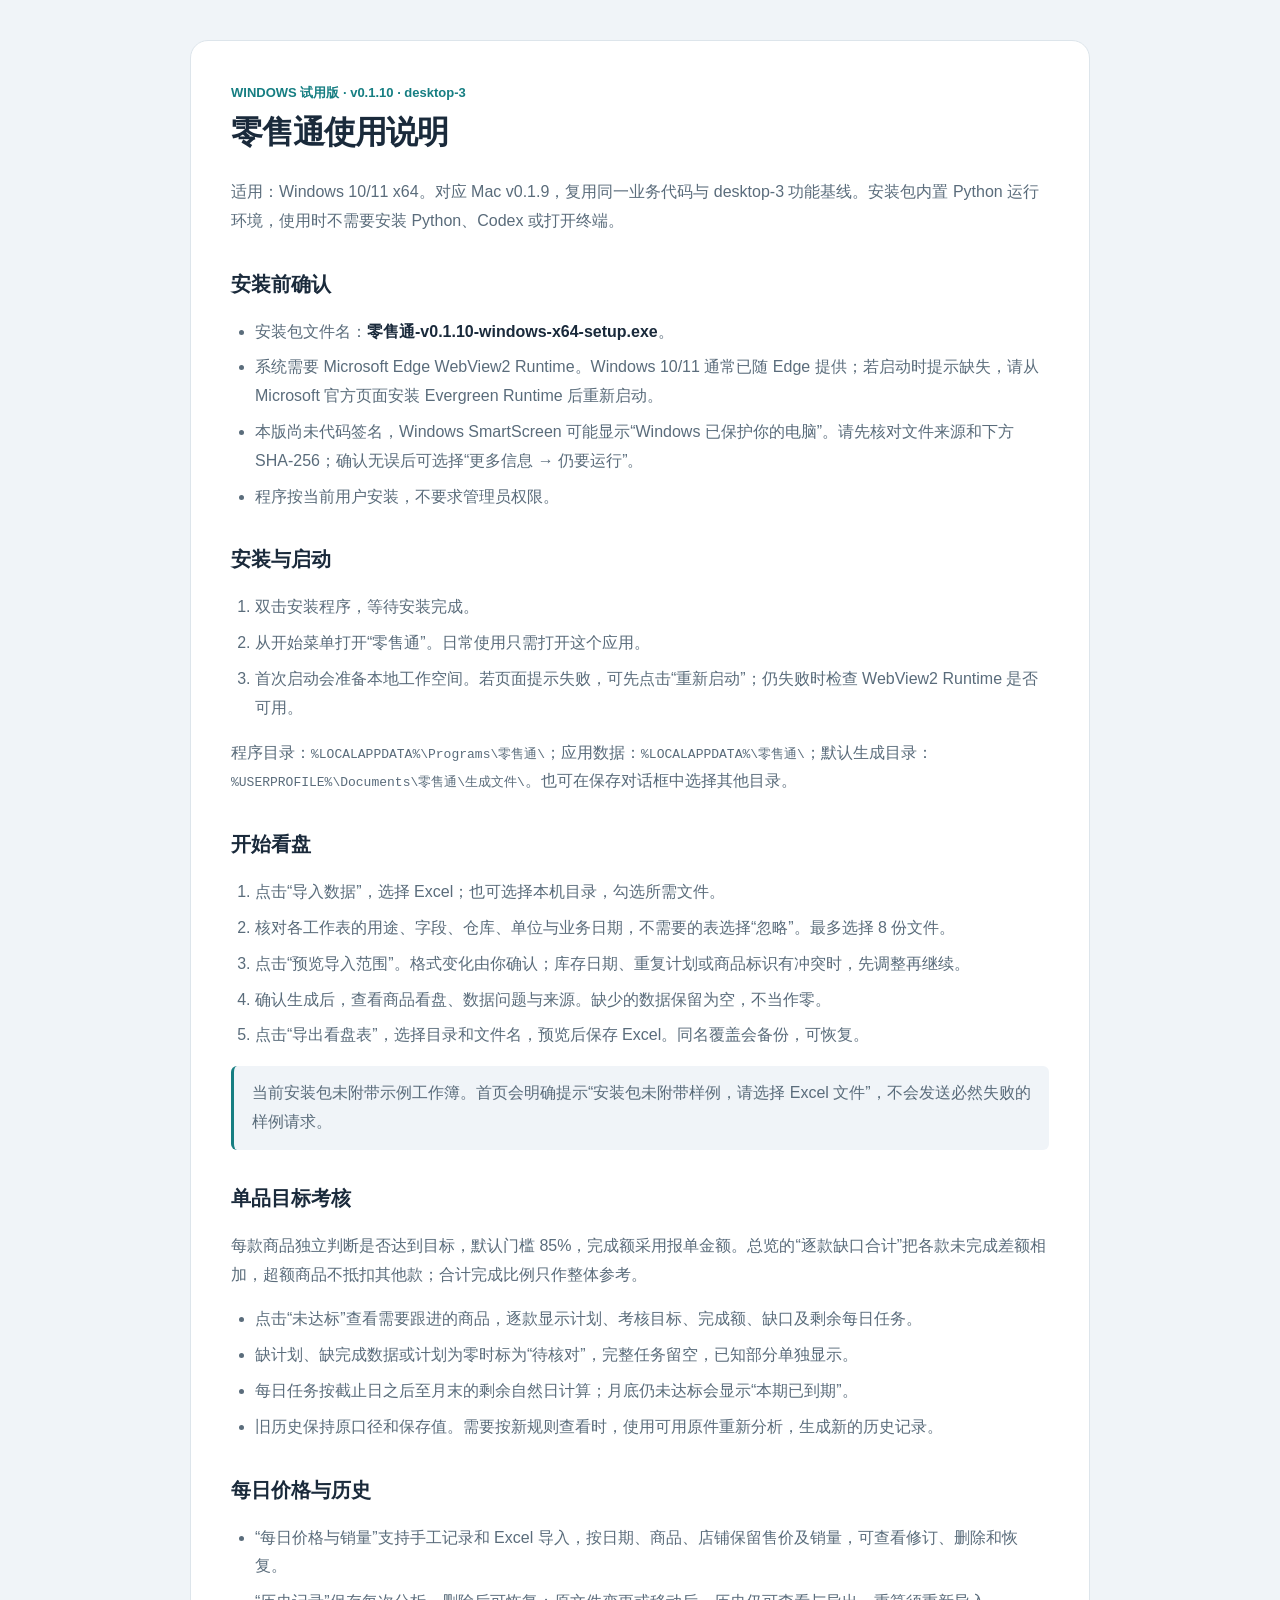
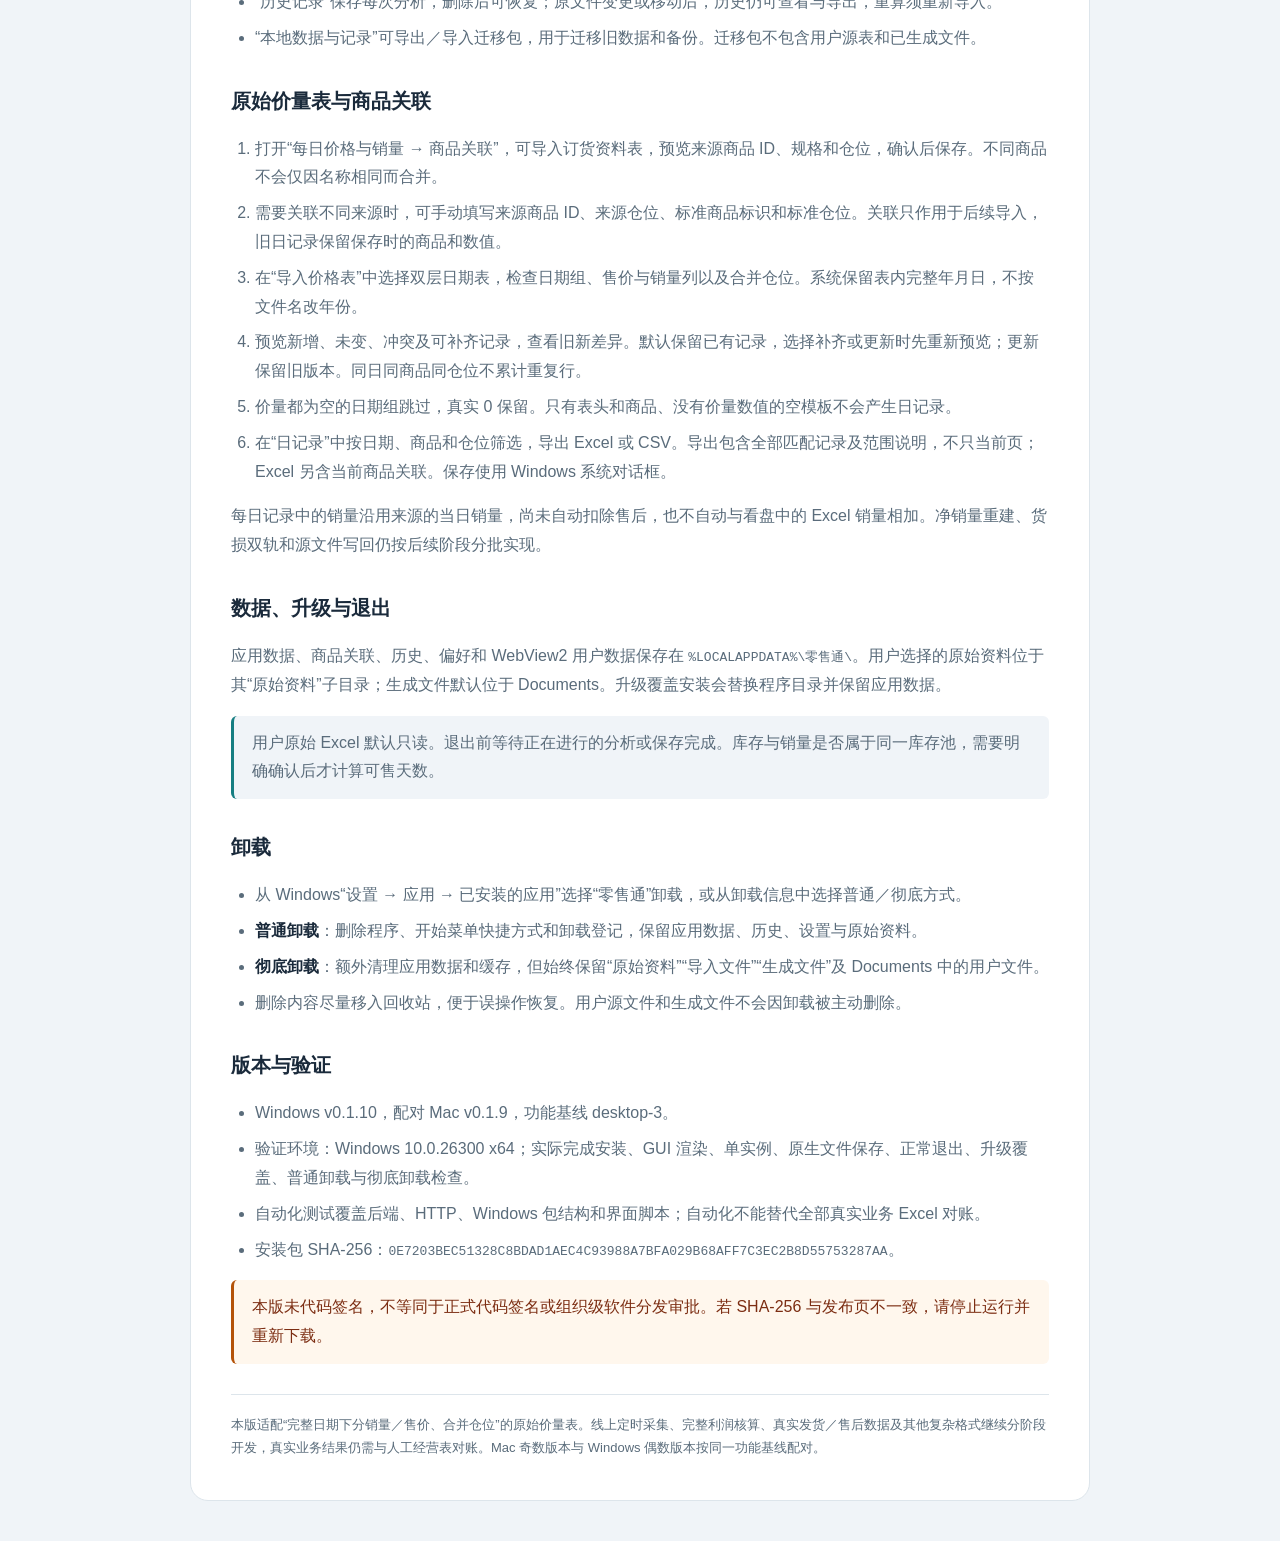
<file: desktop/windows/使用说明-v0.1.10.html>
<!doctype html>
<html lang="zh-CN">
<meta charset="utf-8">
<meta name="viewport" content="width=device-width,initial-scale=1">
<title>零售通 v0.1.10 Windows 使用说明</title>
<style>
:root{color-scheme:light dark;--bg:#f0f4f8;--paper:#fff;--ink:#1a2a3b;--muted:#5a6c7b;--line:#dde5eb;--accent:#167e82}
@media(prefers-color-scheme:dark){:root{--bg:#111c26;--paper:#1b2835;--ink:#edf5f7;--muted:#b4c5d0;--line:#334553;--accent:#83d7d4}}
*{box-sizing:border-box}
body{margin:0;background:var(--bg);color:var(--ink);font:16px/1.8 "Microsoft YaHei UI","Microsoft YaHei",sans-serif}
main{max-width:900px;margin:40px auto;padding:40px;background:var(--paper);border:1px solid var(--line);border-radius:18px}
h1{font-size:32px;letter-spacing:-1px;margin:0}
h2{margin:30px 0 10px;font-size:20px}
p,li{color:var(--muted)}
.badge{color:var(--accent);font-size:13px;font-weight:600}
ol,ul{padding-left:24px}
li{margin:7px 0}
strong{color:var(--ink)}
code{font-size:13px;overflow-wrap:anywhere}
.note{padding:13px 18px;border-left:3px solid var(--accent);background:var(--bg);border-radius:6px}
.warn{border-left-color:#b45309;background:#fff7ed;color:#7c2d12}
footer{border-top:1px solid var(--line);margin-top:30px;padding-top:18px;font-size:13px;color:var(--muted)}
@media(max-width:650px){main{margin:12px;padding:24px}h1{font-size:27px}}
@media print{main{border:0;margin:0;padding:0}body{background:white}}
</style>
<main>
<div class="badge">WINDOWS 试用版 · v0.1.10 · desktop-3</div>
<h1>零售通使用说明</h1>
<p>适用：Windows 10/11 x64。对应 Mac v0.1.9，复用同一业务代码与 desktop-3 功能基线。安装包内置 Python 运行环境，使用时不需要安装 Python、Codex 或打开终端。</p>

<h2>安装前确认</h2>
<ul>
<li>安装包文件名：<strong>零售通-v0.1.10-windows-x64-setup.exe</strong>。</li>
<li>系统需要 Microsoft Edge WebView2 Runtime。Windows 10/11 通常已随 Edge 提供；若启动时提示缺失，请从 Microsoft 官方页面安装 Evergreen Runtime 后重新启动。</li>
<li>本版尚未代码签名，Windows SmartScreen 可能显示“Windows 已保护你的电脑”。请先核对文件来源和下方 SHA-256；确认无误后可选择“更多信息 → 仍要运行”。</li>
<li>程序按当前用户安装，不要求管理员权限。</li>
</ul>

<h2>安装与启动</h2>
<ol>
<li>双击安装程序，等待安装完成。</li>
<li>从开始菜单打开“零售通”。日常使用只需打开这个应用。</li>
<li>首次启动会准备本地工作空间。若页面提示失败，可先点击“重新启动”；仍失败时检查 WebView2 Runtime 是否可用。</li>
</ol>
<p>程序目录：<code>%LOCALAPPDATA%\Programs\零售通\</code>；应用数据：<code>%LOCALAPPDATA%\零售通\</code>；默认生成目录：<code>%USERPROFILE%\Documents\零售通\生成文件\</code>。也可在保存对话框中选择其他目录。</p>

<h2>开始看盘</h2>
<ol>
<li>点击“导入数据”，选择 Excel；也可选择本机目录，勾选所需文件。</li>
<li>核对各工作表的用途、字段、仓库、单位与业务日期，不需要的表选择“忽略”。最多选择 8 份文件。</li>
<li>点击“预览导入范围”。格式变化由你确认；库存日期、重复计划或商品标识有冲突时，先调整再继续。</li>
<li>确认生成后，查看商品看盘、数据问题与来源。缺少的数据保留为空，不当作零。</li>
<li>点击“导出看盘表”，选择目录和文件名，预览后保存 Excel。同名覆盖会备份，可恢复。</li>
</ol>
<p class="note">当前安装包未附带示例工作簿。首页会明确提示“安装包未附带样例，请选择 Excel 文件”，不会发送必然失败的样例请求。</p>

<h2>单品目标考核</h2>
<p>每款商品独立判断是否达到目标，默认门槛 85%，完成额采用报单金额。总览的“逐款缺口合计”把各款未完成差额相加，超额商品不抵扣其他款；合计完成比例只作整体参考。</p>
<ul>
<li>点击“未达标”查看需要跟进的商品，逐款显示计划、考核目标、完成额、缺口及剩余每日任务。</li>
<li>缺计划、缺完成数据或计划为零时标为“待核对”，完整任务留空，已知部分单独显示。</li>
<li>每日任务按截止日之后至月末的剩余自然日计算；月底仍未达标会显示“本期已到期”。</li>
<li>旧历史保持原口径和保存值。需要按新规则查看时，使用可用原件重新分析，生成新的历史记录。</li>
</ul>

<h2>每日价格与历史</h2>
<ul>
<li>“每日价格与销量”支持手工记录和 Excel 导入，按日期、商品、店铺保留售价及销量，可查看修订、删除和恢复。</li>
<li>“历史记录”保存每次分析，删除后可恢复；原文件变更或移动后，历史仍可查看与导出，重算须重新导入。</li>
<li>“本地数据与记录”可导出／导入迁移包，用于迁移旧数据和备份。迁移包不包含用户源表和已生成文件。</li>
</ul>

<h2>原始价量表与商品关联</h2>
<ol>
<li>打开“每日价格与销量 → 商品关联”，可导入订货资料表，预览来源商品 ID、规格和仓位，确认后保存。不同商品不会仅因名称相同而合并。</li>
<li>需要关联不同来源时，可手动填写来源商品 ID、来源仓位、标准商品标识和标准仓位。关联只作用于后续导入，旧日记录保留保存时的商品和数值。</li>
<li>在“导入价格表”中选择双层日期表，检查日期组、售价与销量列以及合并仓位。系统保留表内完整年月日，不按文件名改年份。</li>
<li>预览新增、未变、冲突及可补齐记录，查看旧新差异。默认保留已有记录，选择补齐或更新时先重新预览；更新保留旧版本。同日同商品同仓位不累计重复行。</li>
<li>价量都为空的日期组跳过，真实 0 保留。只有表头和商品、没有价量数值的空模板不会产生日记录。</li>
<li>在“日记录”中按日期、商品和仓位筛选，导出 Excel 或 CSV。导出包含全部匹配记录及范围说明，不只当前页；Excel 另含当前商品关联。保存使用 Windows 系统对话框。</li>
</ol>
<p>每日记录中的销量沿用来源的当日销量，尚未自动扣除售后，也不自动与看盘中的 Excel 销量相加。净销量重建、货损双轨和源文件写回仍按后续阶段分批实现。</p>

<h2>数据、升级与退出</h2>
<p>应用数据、商品关联、历史、偏好和 WebView2 用户数据保存在 <code>%LOCALAPPDATA%\零售通\</code>。用户选择的原始资料位于其“原始资料”子目录；生成文件默认位于 Documents。升级覆盖安装会替换程序目录并保留应用数据。</p>
<p class="note">用户原始 Excel 默认只读。退出前等待正在进行的分析或保存完成。库存与销量是否属于同一库存池，需要明确确认后才计算可售天数。</p>

<h2>卸载</h2>
<ul>
<li>从 Windows“设置 → 应用 → 已安装的应用”选择“零售通”卸载，或从卸载信息中选择普通／彻底方式。</li>
<li><strong>普通卸载</strong>：删除程序、开始菜单快捷方式和卸载登记，保留应用数据、历史、设置与原始资料。</li>
<li><strong>彻底卸载</strong>：额外清理应用数据和缓存，但始终保留“原始资料”“导入文件”“生成文件”及 Documents 中的用户文件。</li>
<li>删除内容尽量移入回收站，便于误操作恢复。用户源文件和生成文件不会因卸载被主动删除。</li>
</ul>

<h2>版本与验证</h2>
<ul>
<li>Windows v0.1.10，配对 Mac v0.1.9，功能基线 desktop-3。</li>
<li>验证环境：Windows 10.0.26300 x64；实际完成安装、GUI 渲染、单实例、原生文件保存、正常退出、升级覆盖、普通卸载与彻底卸载检查。</li>
<li>自动化测试覆盖后端、HTTP、Windows 包结构和界面脚本；自动化不能替代全部真实业务 Excel 对账。</li>
<li>安装包 SHA-256：<code id="installer-sha256">0E7203BEC51328C8BDAD1AEC4C93988A7BFA029B68AFF7C3EC2B8D55753287AA</code>。</li>
</ul>
<p class="note warn">本版未代码签名，不等同于正式代码签名或组织级软件分发审批。若 SHA-256 与发布页不一致，请停止运行并重新下载。</p>

<footer>本版适配“完整日期下分销量／售价、合并仓位”的原始价量表。线上定时采集、完整利润核算、真实发货／售后数据及其他复杂格式继续分阶段开发，真实业务结果仍需与人工经营表对账。Mac 奇数版本与 Windows 偶数版本按同一功能基线配对。</footer>
</main>
</html>
</file>
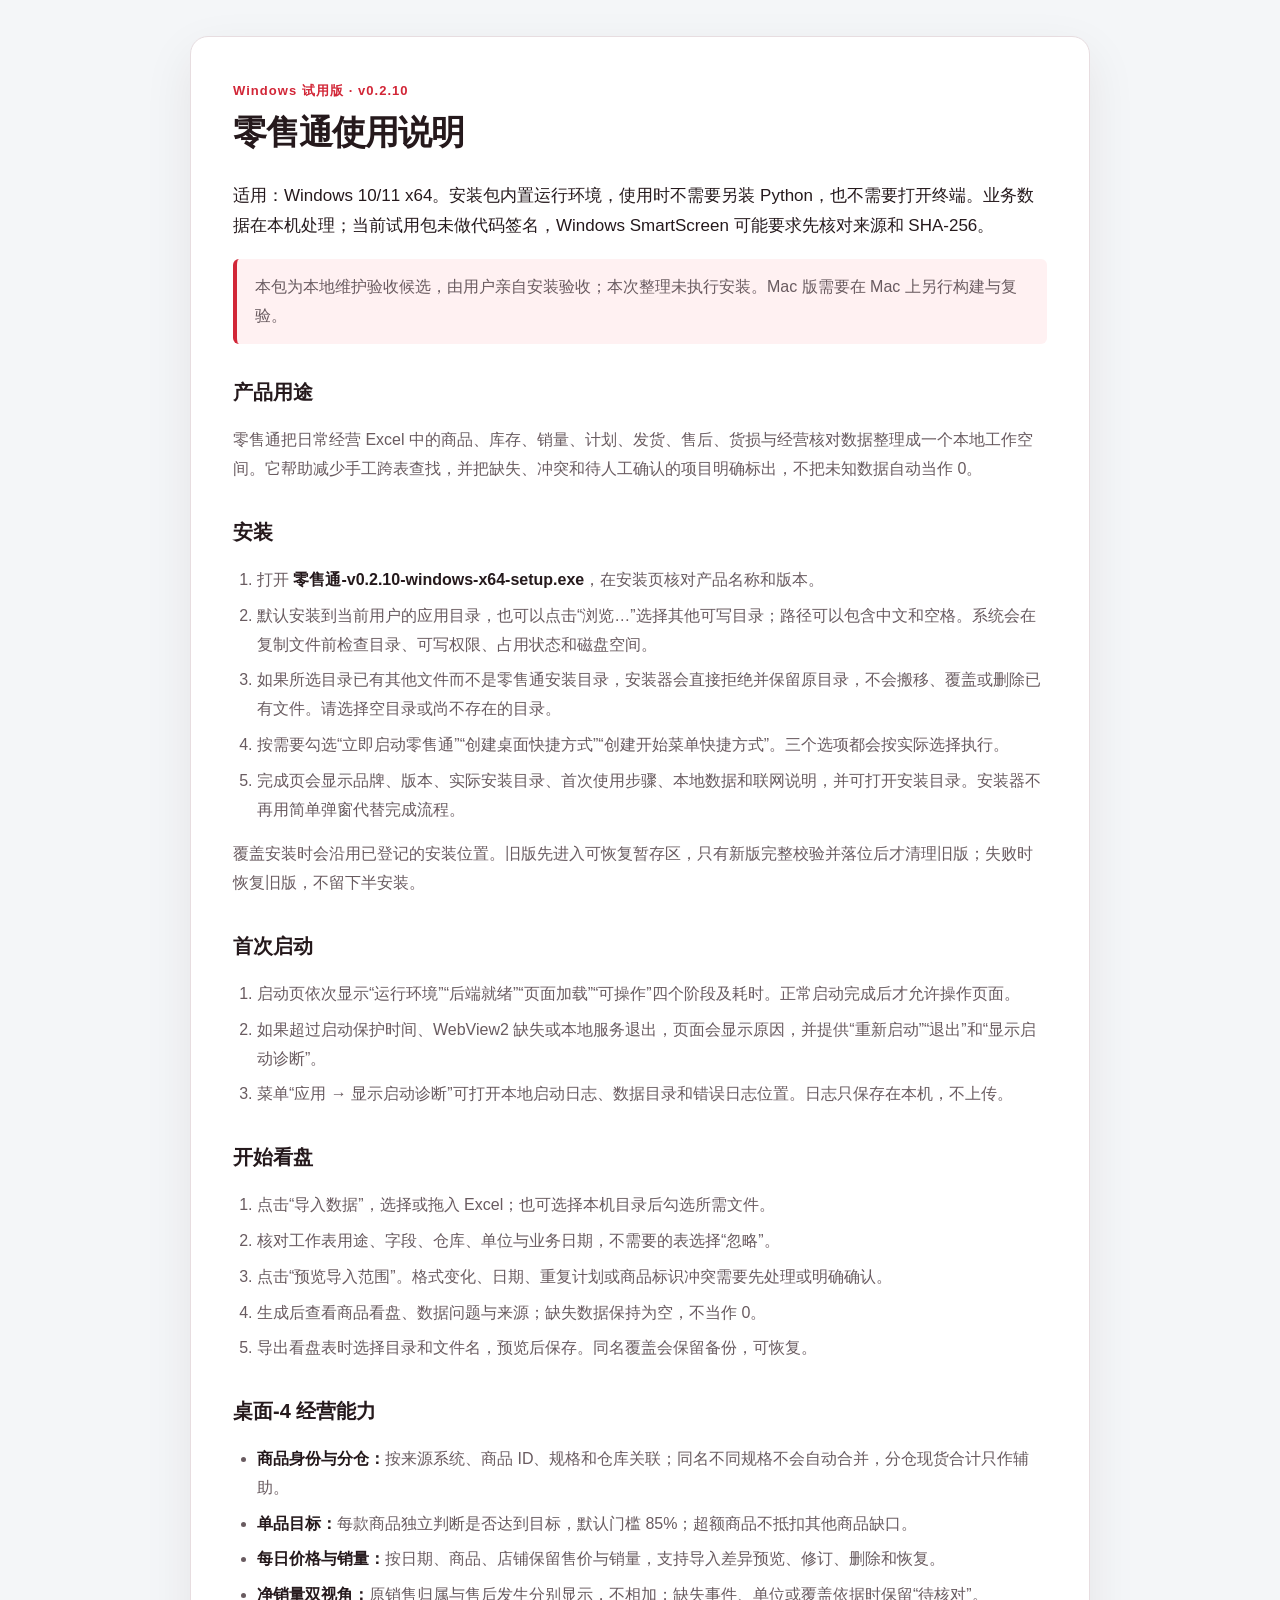
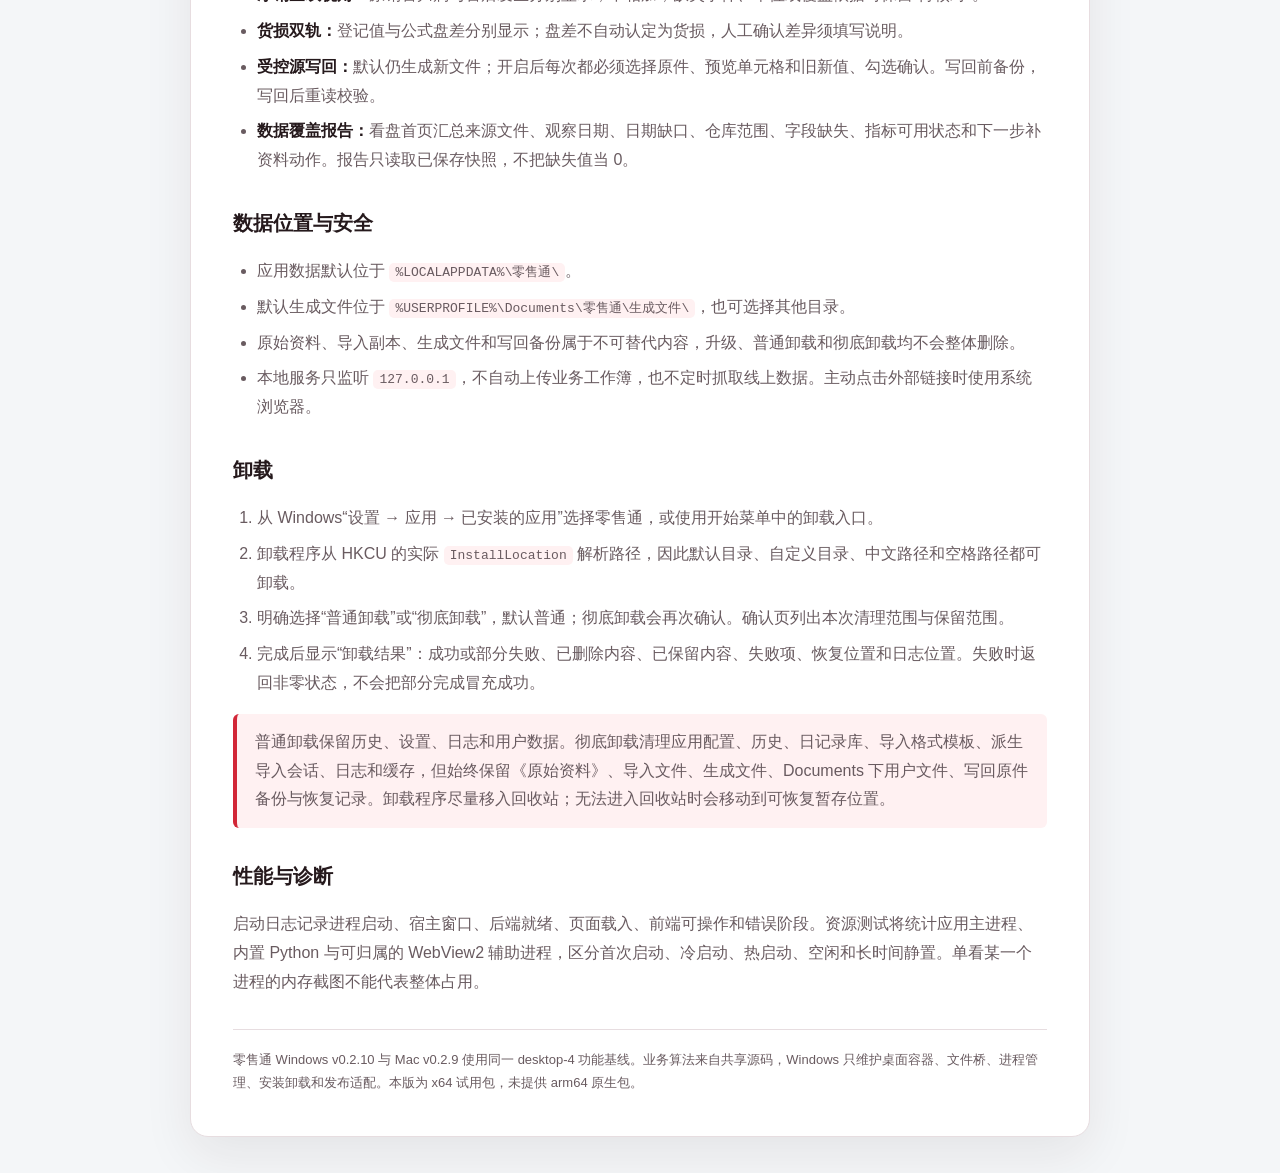
<file: desktop/windows/使用说明.html>
<!doctype html>
<html lang="zh-CN">
<meta charset="utf-8">
<meta name="viewport" content="width=device-width,initial-scale=1">
<title>零售通 Windows 版 v0.2.10 使用说明</title>
<style>
:root{color-scheme:light dark;--bg:#f4f6f8;--paper:#fff;--ink:#25191c;--muted:#695b60;--line:#e7dde0;--accent:#d22637;--soft:#fff1f2}@media(prefers-color-scheme:dark){:root{--bg:#171315;--paper:#211b1e;--ink:#fff3f5;--muted:#cfbdc2;--line:#49383e;--accent:#ff6a78;--soft:#321e23}}*{box-sizing:border-box}body{margin:0;background:var(--bg);color:var(--ink);font:16px/1.8 "Microsoft YaHei UI","Segoe UI",sans-serif}main{max-width:900px;margin:36px auto;padding:42px;background:var(--paper);border:1px solid var(--line);border-radius:18px;box-shadow:0 18px 50px rgba(52,22,29,.08)}h1{font-size:34px;letter-spacing:-1px;margin:0}h2{margin:30px 0 10px;font-size:20px}p,li{color:var(--muted)}.badge{color:var(--accent);font-size:13px;font-weight:700;letter-spacing:.08em}.lead{font-size:17px;color:var(--ink)}ol,ul{padding-left:24px}li{margin:7px 0}strong{color:var(--ink)}code{font:13px/1.6 Consolas,"Cascadia Mono",monospace;overflow-wrap:anywhere;background:var(--soft);padding:2px 6px;border-radius:5px}.note{padding:14px 18px;border-left:4px solid var(--accent);background:var(--soft);border-radius:6px}footer{border-top:1px solid var(--line);margin-top:32px;padding-top:18px;font-size:13px;color:var(--muted)}@media(max-width:650px){main{margin:10px;padding:24px}h1{font-size:28px}}@media print{main{border:0;margin:0;padding:0;box-shadow:none}body{background:white}}
</style>
<main>
  <div class="badge">Windows 试用版 · v0.2.10</div>
  <h1>零售通使用说明</h1>
  <p class="lead">适用：Windows 10/11 x64。安装包内置运行环境，使用时不需要另装 Python，也不需要打开终端。业务数据在本机处理；当前试用包未做代码签名，Windows SmartScreen 可能要求先核对来源和 SHA-256。</p>

  <p class="note">本包为本地维护验收候选，由用户亲自安装验收；本次整理未执行安装。Mac 版需要在 Mac 上另行构建与复验。</p>

  <h2>产品用途</h2>
  <p>零售通把日常经营 Excel 中的商品、库存、销量、计划、发货、售后、货损与经营核对数据整理成一个本地工作空间。它帮助减少手工跨表查找，并把缺失、冲突和待人工确认的项目明确标出，不把未知数据自动当作 0。</p>

  <h2>安装</h2>
  <ol>
    <li>打开 <strong>零售通-v0.2.10-windows-x64-setup.exe</strong>，在安装页核对产品名称和版本。</li>
    <li>默认安装到当前用户的应用目录，也可以点击“浏览…”选择其他可写目录；路径可以包含中文和空格。系统会在复制文件前检查目录、可写权限、占用状态和磁盘空间。</li>
    <li>如果所选目录已有其他文件而不是零售通安装目录，安装器会直接拒绝并保留原目录，不会搬移、覆盖或删除已有文件。请选择空目录或尚不存在的目录。</li>
    <li>按需要勾选“立即启动零售通”“创建桌面快捷方式”“创建开始菜单快捷方式”。三个选项都会按实际选择执行。</li>
    <li>完成页会显示品牌、版本、实际安装目录、首次使用步骤、本地数据和联网说明，并可打开安装目录。安装器不再用简单弹窗代替完成流程。</li>
  </ol>
  <p>覆盖安装时会沿用已登记的安装位置。旧版先进入可恢复暂存区，只有新版完整校验并落位后才清理旧版；失败时恢复旧版，不留下半安装。</p>

  <h2>首次启动</h2>
  <ol>
    <li>启动页依次显示“运行环境”“后端就绪”“页面加载”“可操作”四个阶段及耗时。正常启动完成后才允许操作页面。</li>
    <li>如果超过启动保护时间、WebView2 缺失或本地服务退出，页面会显示原因，并提供“重新启动”“退出”和“显示启动诊断”。</li>
    <li>菜单“应用 → 显示启动诊断”可打开本地启动日志、数据目录和错误日志位置。日志只保存在本机，不上传。</li>
  </ol>

  <h2>开始看盘</h2>
  <ol>
    <li>点击“导入数据”，选择或拖入 Excel；也可选择本机目录后勾选所需文件。</li>
    <li>核对工作表用途、字段、仓库、单位与业务日期，不需要的表选择“忽略”。</li>
    <li>点击“预览导入范围”。格式变化、日期、重复计划或商品标识冲突需要先处理或明确确认。</li>
    <li>生成后查看商品看盘、数据问题与来源；缺失数据保持为空，不当作 0。</li>
    <li>导出看盘表时选择目录和文件名，预览后保存。同名覆盖会保留备份，可恢复。</li>
  </ol>

  <h2>桌面-4 经营能力</h2>
  <ul>
    <li><strong>商品身份与分仓：</strong>按来源系统、商品 ID、规格和仓库关联；同名不同规格不会自动合并，分仓现货合计只作辅助。</li>
    <li><strong>单品目标：</strong>每款商品独立判断是否达到目标，默认门槛 85%；超额商品不抵扣其他商品缺口。</li>
    <li><strong>每日价格与销量：</strong>按日期、商品、店铺保留售价与销量，支持导入差异预览、修订、删除和恢复。</li>
    <li><strong>净销量双视角：</strong>原销售归属与售后发生分别显示，不相加；缺失事件、单位或覆盖依据时保留“待核对”。</li>
    <li><strong>货损双轨：</strong>登记值与公式盘差分别显示；盘差不自动认定为货损，人工确认差异须填写说明。</li>
    <li><strong>受控源写回：</strong>默认仍生成新文件；开启后每次都必须选择原件、预览单元格和旧新值、勾选确认。写回前备份，写回后重读校验。</li>
    <li><strong>数据覆盖报告：</strong>看盘首页汇总来源文件、观察日期、日期缺口、仓库范围、字段缺失、指标可用状态和下一步补资料动作。报告只读取已保存快照，不把缺失值当 0。</li>
  </ul>

  <h2>数据位置与安全</h2>
  <ul>
    <li>应用数据默认位于 <code>%LOCALAPPDATA%\零售通\</code>。</li>
    <li>默认生成文件位于 <code>%USERPROFILE%\Documents\零售通\生成文件\</code>，也可选择其他目录。</li>
    <li>原始资料、导入副本、生成文件和写回备份属于不可替代内容，升级、普通卸载和彻底卸载均不会整体删除。</li>
    <li>本地服务只监听 <code>127.0.0.1</code>，不自动上传业务工作簿，也不定时抓取线上数据。主动点击外部链接时使用系统浏览器。</li>
  </ul>

  <h2>卸载</h2>
  <ol>
    <li>从 Windows“设置 → 应用 → 已安装的应用”选择零售通，或使用开始菜单中的卸载入口。</li>
    <li>卸载程序从 HKCU 的实际 <code>InstallLocation</code> 解析路径，因此默认目录、自定义目录、中文路径和空格路径都可卸载。</li>
    <li>明确选择“普通卸载”或“彻底卸载”，默认普通；彻底卸载会再次确认。确认页列出本次清理范围与保留范围。</li>
    <li>完成后显示“卸载结果”：成功或部分失败、已删除内容、已保留内容、失败项、恢复位置和日志位置。失败时返回非零状态，不会把部分完成冒充成功。</li>
  </ol>
  <p class="note">普通卸载保留历史、设置、日志和用户数据。彻底卸载清理应用配置、历史、日记录库、导入格式模板、派生导入会话、日志和缓存，但始终保留《原始资料》、导入文件、生成文件、Documents 下用户文件、写回原件备份与恢复记录。卸载程序尽量移入回收站；无法进入回收站时会移动到可恢复暂存位置。</p>

  <h2>性能与诊断</h2>
  <p>启动日志记录进程启动、宿主窗口、后端就绪、页面载入、前端可操作和错误阶段。资源测试将统计应用主进程、内置 Python 与可归属的 WebView2 辅助进程，区分首次启动、冷启动、热启动、空闲和长时间静置。单看某一个进程的内存截图不能代表整体占用。</p>

  <footer>零售通 Windows v0.2.10 与 Mac v0.2.9 使用同一 desktop-4 功能基线。业务算法来自共享源码，Windows 只维护桌面容器、文件桥、进程管理、安装卸载和发布适配。本版为 x64 试用包，未提供 arm64 原生包。</footer>
</main>
</html>
</file>
